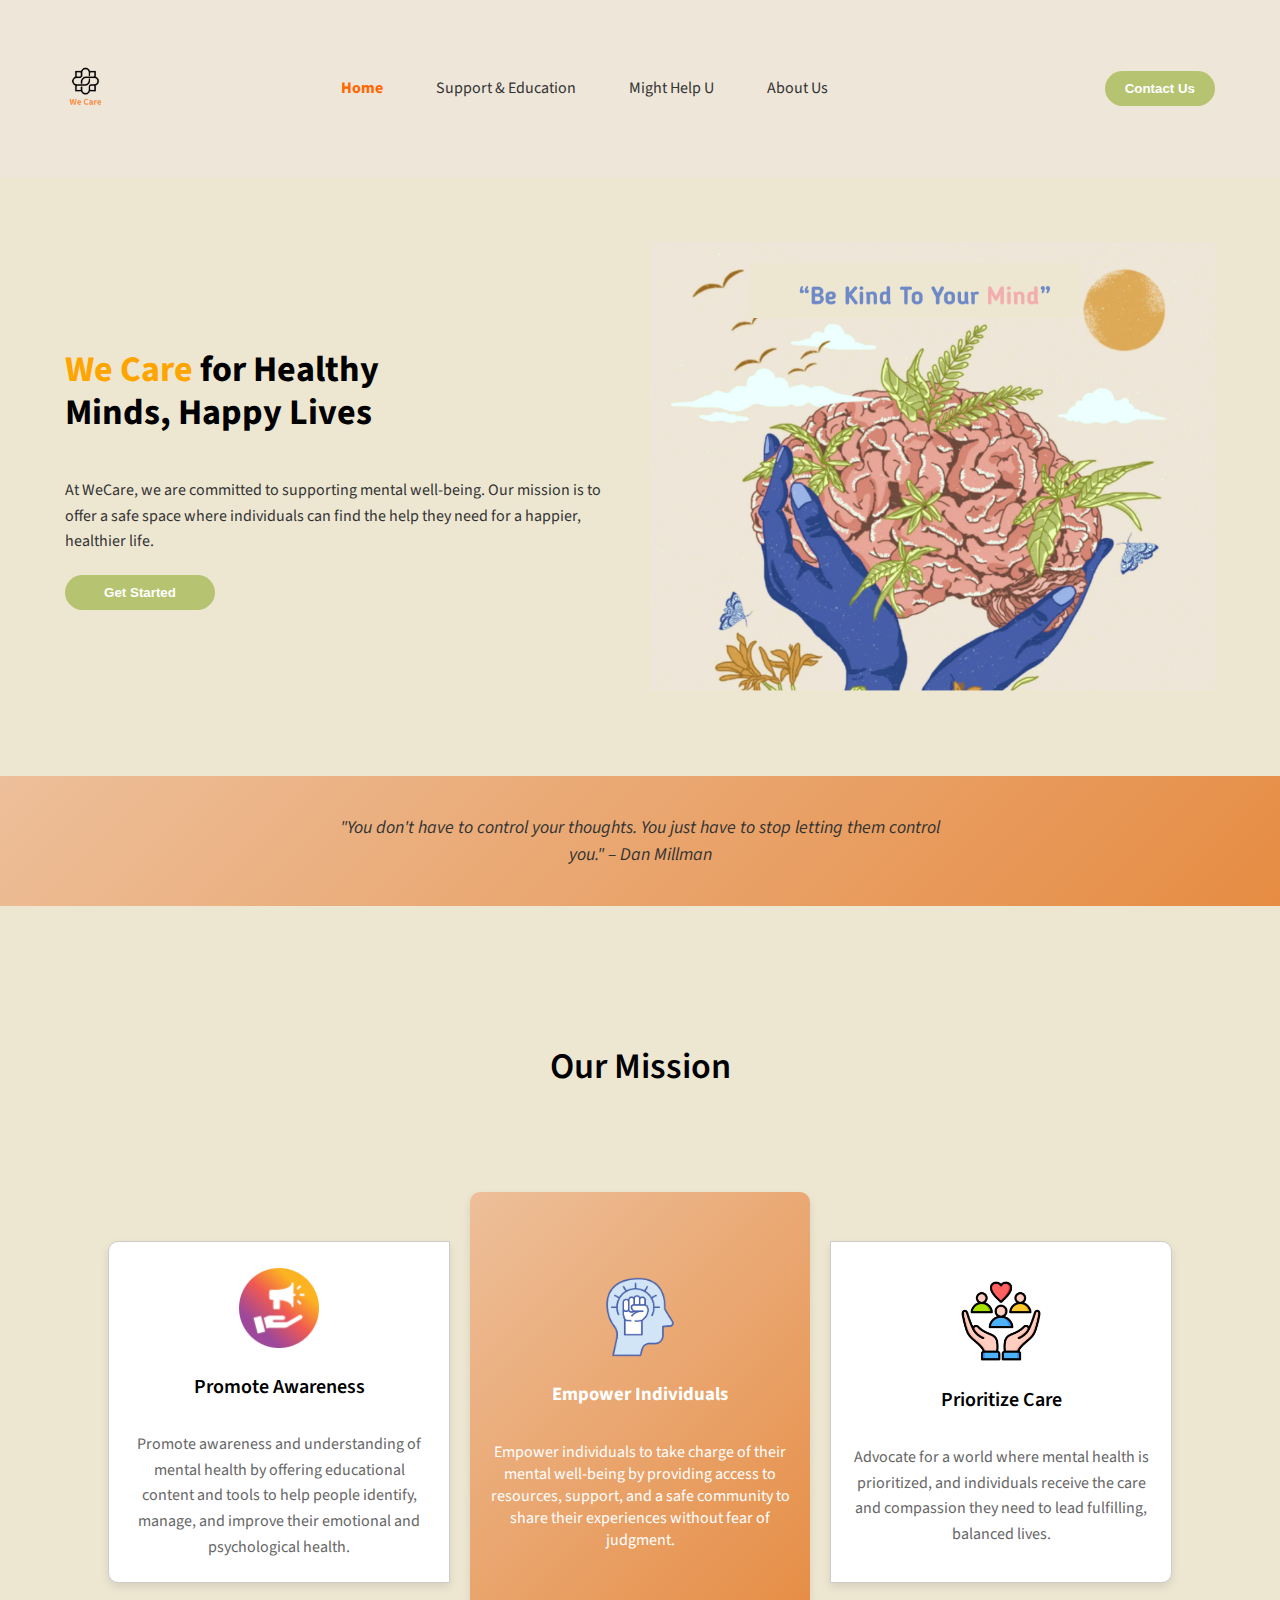
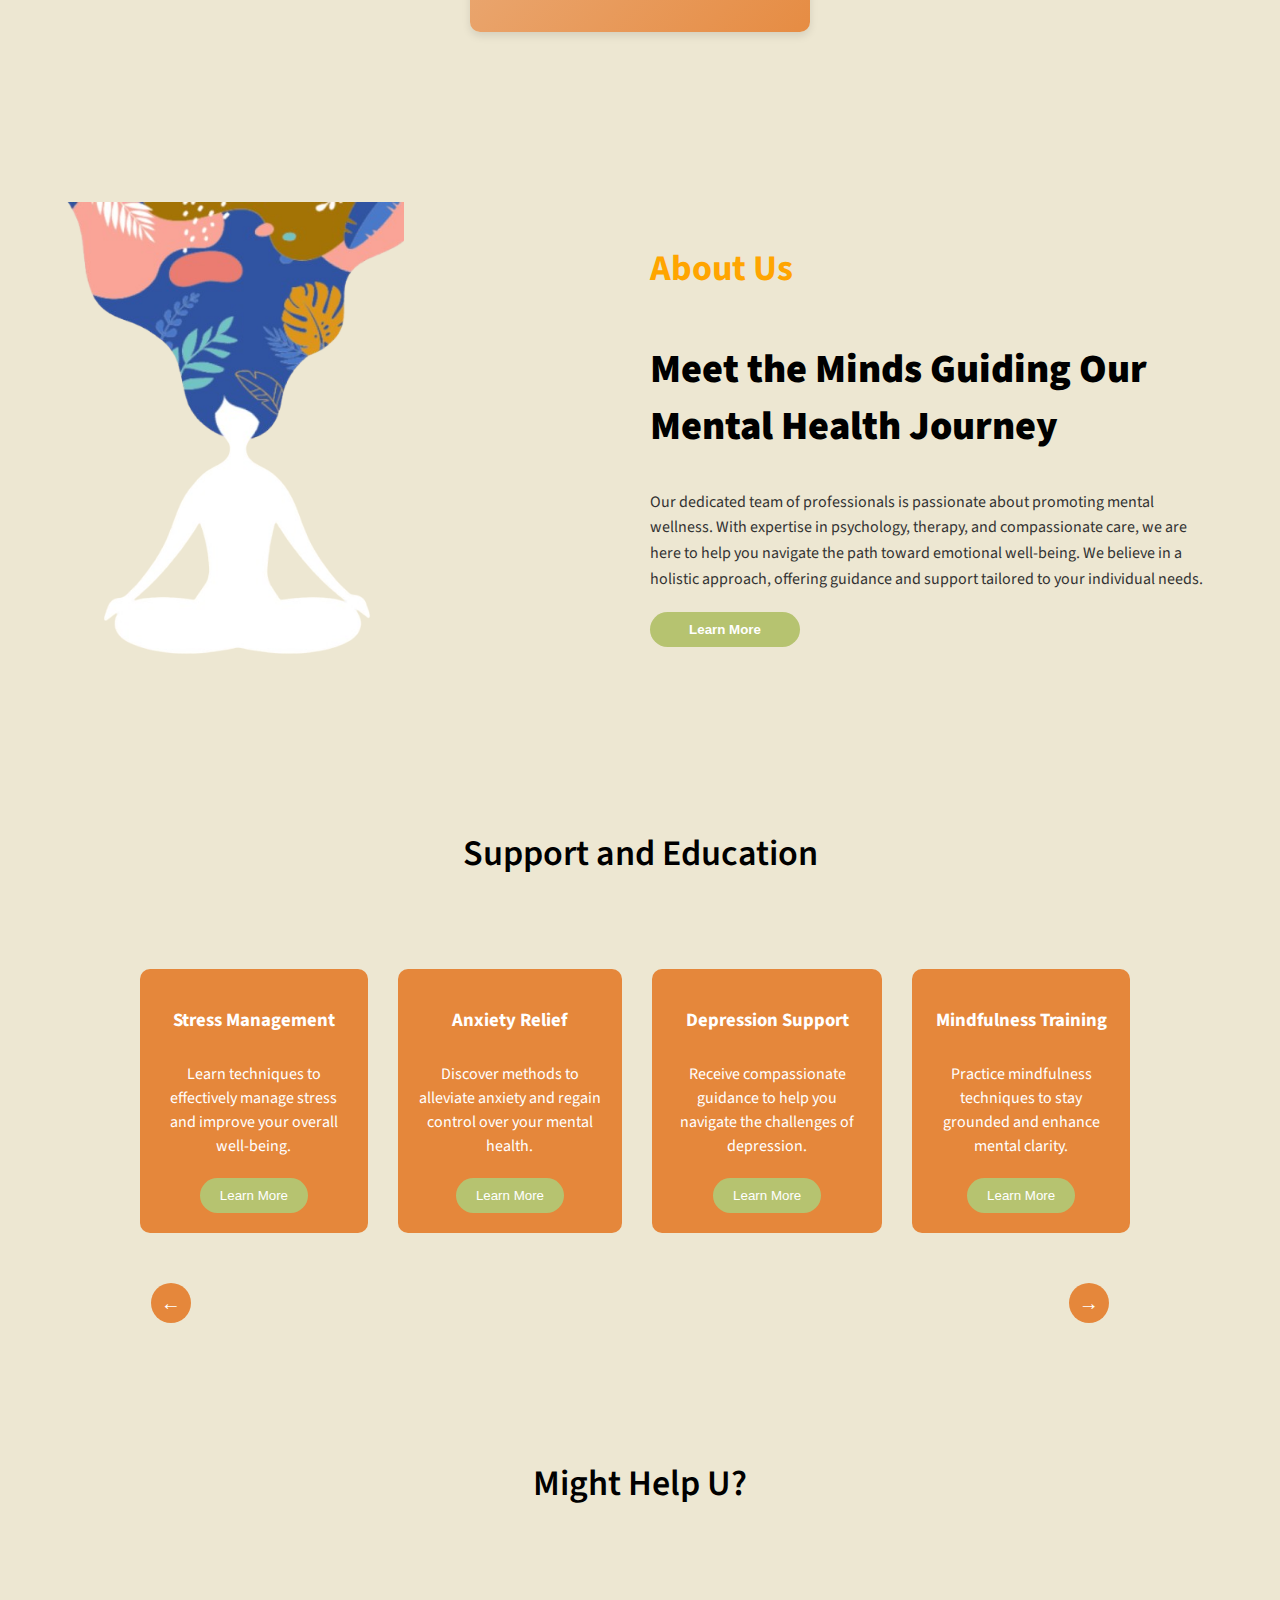
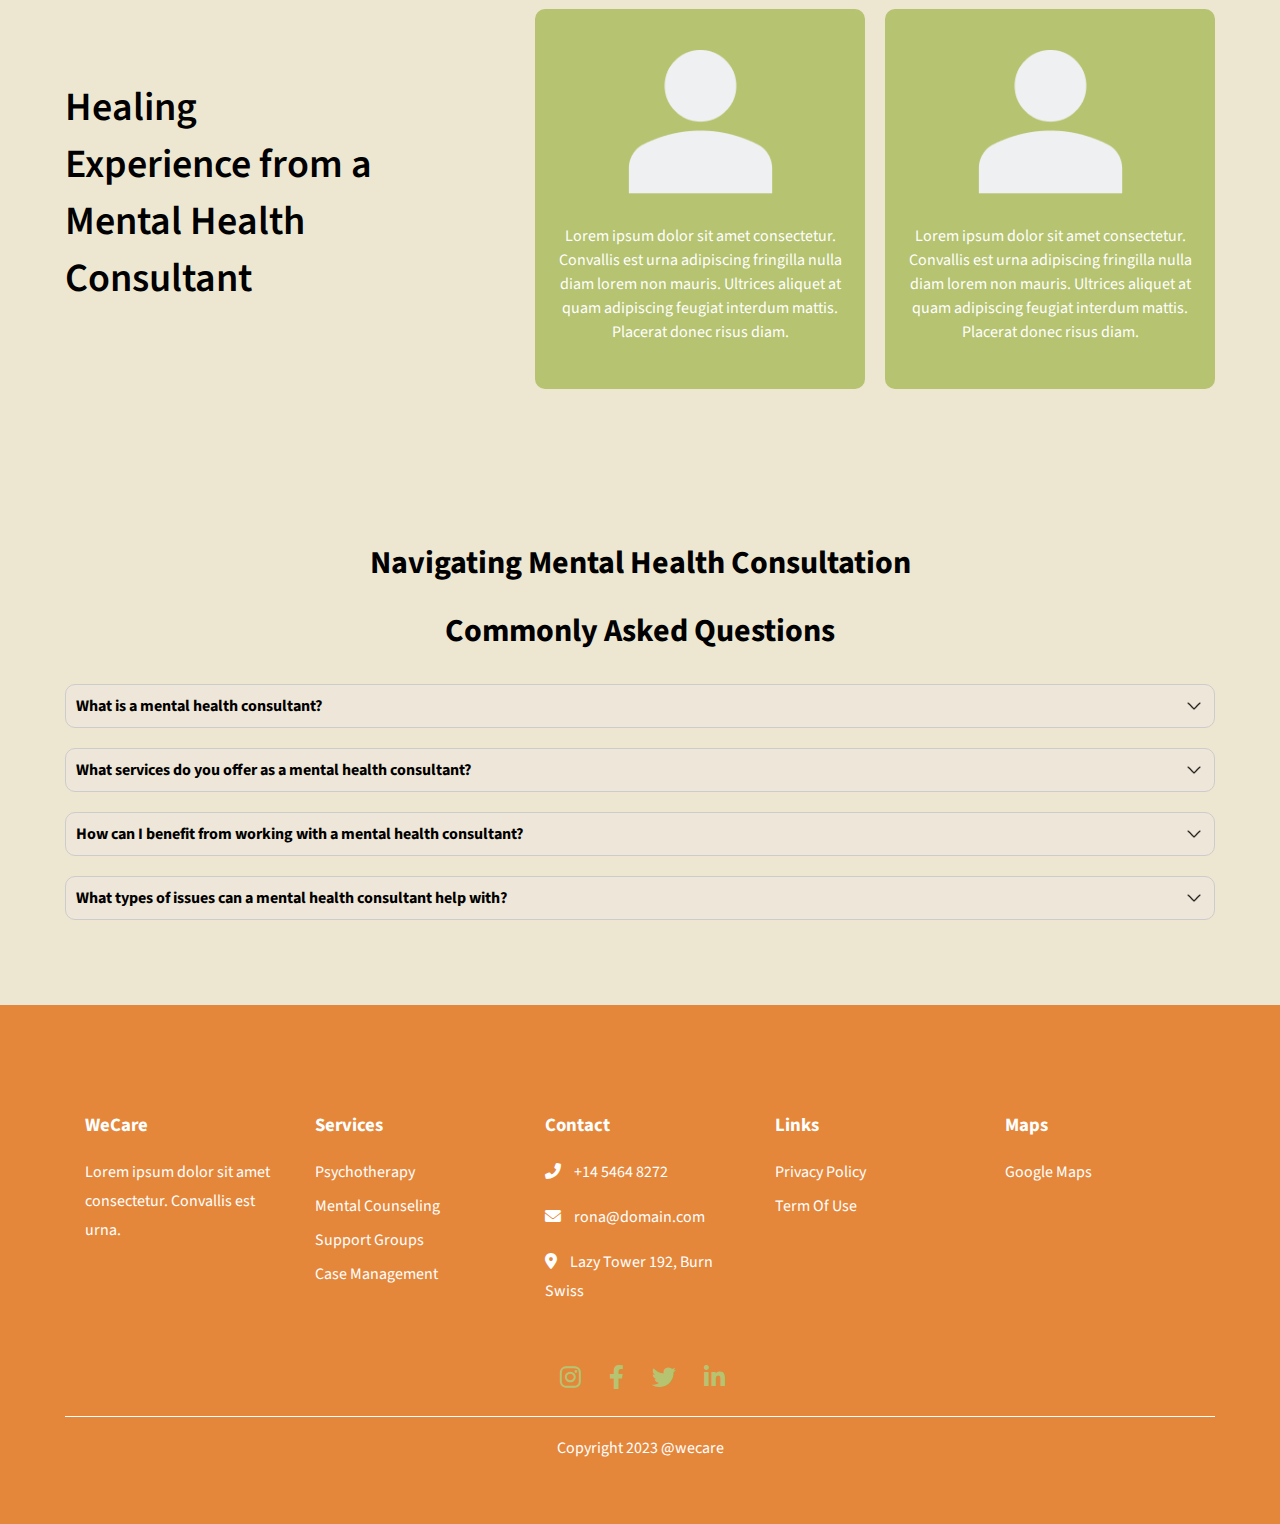
<file: index.html>
<!DOCTYPE html>
<html lang="en">
<head>
    <meta charset="UTF-8">
    <meta name="viewport" content="width=device-width, initial-scale=1.0">
    <title>Document</title>
    <link rel="stylesheet" href="https://cdnjs.cloudflare.com/ajax/libs/font-awesome/6.0.0-beta3/css/all.min.css">
    <link href="https://fonts.googleapis.com/css2?family=Source+Sans+Pro:wght@400;600&display=swap" rel="stylesheet">
      
    <!-- CSS Section -->
    <link rel="stylesheet" href="CSS/Homepage/navbar.css">
    <link rel="stylesheet" href="CSS/Homepage/herosection.css">
    <link rel="stylesheet" href="CSS/Homepage/quoterectangle.css">
    <link rel="stylesheet" href="CSS/Homepage/messionsection.css">
    <link rel="stylesheet" href="CSS/Homepage/aboutUsSection.css">
    <link rel="stylesheet" href="CSS/Homepage/supportandeducationsection.css">
    <link rel="stylesheet" href="CSS/Homepage/mighthelpu.css">
    <link rel="stylesheet" href="CSS/Homepage/faq.css">
    <link rel="stylesheet" href="CSS/Homepage/footer.css">


</head>
    <header>
        <nav class="navbar">
            <a href="index.html"><img src="Media/full-logo.png" alt="We Care Logo" class="company-logo">
            </a>
            <ul>
                <li><a href="index.html" class="nav-link">Home</a></li>
                <li><a href="supportEducation.html" class="nav-link">Support & Education</a></li>
                <li><a href="mightHelpu.html" class="nav-link">Might Help U</a></li>
                <li><a href="aboutus.html" class="nav-link">About Us</a></li>
            </ul>
            <div class="contactUs">
                <button><a href="contactUs.html">Contact Us</a></button>
            </div>
        </nav>
    </header>

    <!-- Hero landing Section -->
    <section class="split-section">
        <div class="left-side">
            <h1 class="main-heading">
                <span class="orange-text">We Care</span> for Healthy<br>
                <span>Minds, Happy Lives</span>
            </h1>
            <p class="subtext">
                At WeCare, we are committed to supporting mental well-being. Our mission is to offer a safe space where individuals can find the help they need for a happier, healthier life.            </p>
            <button class="feature-button"><a href="aboutus.html">Get Started</a></button>
        </div>
        <div class="right-side">
            <img src="Media/herosection.png" alt="Inspiring Image" />
        </div>
    </section>

    <!-- Quote Rectangle -->
    <div class="quote-rectangle">
        <p class="quote-text">
            "You don't have to control your thoughts. You just have to stop letting them control you." – Dan Millman
        </p>
    </div>

    <!-- Mission Section -->
    <section class="mission-section">
        <h2>Our Mission</h2>
        <div class="mission-cards">
            <!-- Card 1: Promote Awareness -->
            <div id="left-card" class="card" onclick="window.location.href='aboutus.html';">
                <img src="Media/mission1.png" alt="Promote Awareness" class="card-icon">
                <h3>Promote Awareness</h3>
                <p>Promote awareness and understanding of mental health by offering educational content and tools to help people identify, manage, and improve their emotional and psychological health.</p>
            </div>
    
            <!-- Card 2: Empower Individuals -->
            <div class="cards highlight-card" onclick="window.location.href='aboutus.html';">
                <img src="Media/mission2.png" alt="Empower Individuals" class="card-icon">
                <h3>Empower Individuals</h3>
                <p>Empower individuals to take charge of their mental well-being by providing access to resources, support, and a safe community to share their experiences without fear of judgment.</p>
            </div>
    
            <!-- Card 3: Prioritize Care -->
            <div id="right-card" class="card" onclick="window.location.href='aboutus.html';">
                <img src="Media/mission3.png" alt="Prioritize Care" class="card-icon">
                <h3>Prioritize Care</h3>
                <p>Advocate for a world where mental health is prioritized, and individuals receive the care and compassion they need to lead fulfilling, balanced lives.</p>
            </div>
        </div>
    </section>
    

    <!-- About Us Section -->
    <section class="about-us-section">
        <div class="left-side">
            <img src="Media/aboutus.png" alt="About Us Image" />
        </div>
        <div class="right-side">
            <h1 class="main-heading">
                <span class="orange-text">About Us</span>
            </h1>
            <h1 class="aboutustext">Meet the Minds Guiding Our Mental Health Journey</h1>
            <p class="subtext">
                Our dedicated team of professionals is passionate about promoting mental wellness. With expertise in psychology, therapy, and compassionate care, we are here to help you navigate the path toward emotional well-being. We believe in a holistic approach, offering guidance and support tailored to your individual needs.            </p>
            <button class="feature-button"><a href="aboutus.html">Learn More</a></button>
        </div>
    </section>

    <section class="support-education">
        <h2>Support and Education</h2>
        <div class="container">
            <div class="education-wrapper">
                <!-- Card 1 -->
                <div class="education-item">
                    <h3>Stress Management</h3>
                    <p>Learn techniques to effectively manage stress and improve your overall well-being.</p>
                    <button class="learn-more-button"><a href="supportEducation.html">Learn More</a></button>
                </div>
                <!-- Card 2 -->
                <div class="education-item">
                    <h3>Anxiety Relief</h3>
                    <p>Discover methods to alleviate anxiety and regain control over your mental health.
                    </p>
                    <button class="learn-more-button"><a href="supportEducation.html">Learn More</a></button>
                    
                </div>
                <!-- Card 3 -->
                <div class="education-item">
                    <h3>Depression Support</h3>
                    <p>Receive compassionate guidance to help you navigate the challenges of depression.
                    </p>
                    <button class="learn-more-button"><a href="supportEducation.html">Learn More</a></button>
                    
                </div>
                <!-- Card 4 -->
                <div class="education-item">
                    <h3>Mindfulness Training</h3>
                    <p>Practice mindfulness techniques to stay grounded and enhance mental clarity.
                    </p>
                    <button class="learn-more-button"><a href="supportEducation.html">Learn More</a></button>
                    
                </div>
                <div class="arrows-container">
                    <div class="arrow-circle left-arrow">
                        <button class="prev-arrow" onclick="updateVisibility(this)">←</button>
                    </div>
                    <div class="arrow-circle right-arrow">
                        <button class="next-arrow" onclick="scrollCards(1)">→</button>
                    </div>
                </div>
            </div>
        </div>
    </section>
    
    

<!-- Might Help U? Section -->
<section class="might-help">
    <h2>Might Help U?</h2>
    <div class="help-content">
        <!-- Left Side Text -->
        <div class="healing-text">
            <h3>Healing</h3>
            <h3>Experience from a</h3>
            <h3>Mental Health</h3>
            <h3>Consultant</h3>
        </div>
        <!-- Right Side Cards -->
        <div class="help-cards">
            <!-- Card 1 -->
            <div class="help-card" onclick="window.location.href='mightHelpu.html';">
                <img src="Media/person.png" alt=""> <!-- Icon representing a person -->
                <p>Lorem ipsum dolor sit amet consectetur. Convallis est urna adipiscing fringilla nulla diam lorem non mauris. Ultrices aliquet at quam adipiscing feugiat interdum mattis. Placerat donec risus diam.</p>
            </div>
            <!-- Card 2 -->
            <div class="help-card" onclick="window.location.href='mightHelpu.html';">
            
                <img src="Media/person.png" alt=""> <!-- Icon representing a person -->
                <p>Lorem ipsum dolor sit amet consectetur. Convallis est urna adipiscing fringilla nulla diam lorem non mauris. Ultrices aliquet at quam adipiscing feugiat interdum mattis. Placerat donec risus diam.</p>
            </div>
        </div>
    </div>
</section>

<div class="container">
    <div class="faqheading">
        <h1>Navigating Mental Health Consultation</h1>
        <h1>Commonly Asked Questions</h1>
    </div>

    <div class="faq-section">
        <div class="faq-question" onclick="toggleAnswer(this)">
            What is a mental health consultant?
            <img src="Media/downarrow.png" alt="Down Arrow" class="arrow" />
        </div>
        <div class="faq-answer">
            Lorem ipsum dolor sit amet consectetur. Convallis est urna adipiscing fringilla nulla diam lorem non mauris. Ultrices aliquet at quam adipiscing feugiat interdum mattis. Placerat donec risus diam sed et. A in ullamcorper ipsum justo vestibulum sit cursus. A risus donec eget enim aliquet integer cursus et. Phasellus ac augue ultricies sem aliquam faucibus sem non volutpat.
        </div>
    </div>

    <div class="faq-section">
        <div class="faq-question" onclick="toggleAnswer(this)">
            What services do you offer as a mental health consultant?
            <img src="Media/downarrow.png" alt="Down Arrow" class="arrow" />
        </div>
        <div class="faq-answer">
            Lorem ipsum dolor sit amet consectetur. Convallis est urna adipiscing fringilla nulla diam lorem non mauris. Ultrices aliquet at quam adipiscing feugiat interdum mattis. Placerat donec risus diam sed et. A in ullamcorper ipsum justo vestibulum sit cursus. A risus donec eget enim aliquet integer cursus et. Phasellus ac augue ultricies sem aliquam faucibus sem non volutpat.
        </div>
    </div>

    <div class="faq-section">
        <div class="faq-question" onclick="toggleAnswer(this)">
            How can I benefit from working with a mental health consultant?
            <img src="Media/downarrow.png" alt="Down Arrow" class="arrow" />
        </div>
        <div class="faq-answer">
            Lorem ipsum dolor sit amet consectetur. Convallis est urna adipiscing fringilla nulla diam lorem non mauris. Ultrices aliquet at quam adipiscing feugiat interdum mattis. Placerat donec risus diam sed et. A in ullamcorper ipsum justo vestibulum sit cursus. A risus donec eget enim aliquet integer cursus et. Phasellus ac augue ultricies sem aliquam faucibus sem non volutpat.
        </div>
    </div>

    <div class="faq-section">
        <div class="faq-question" onclick="toggleAnswer(this)">
            What types of issues can a mental health consultant help with?
            <img src="Media/downarrow.png" alt="Down Arrow" class="arrow" />
        </div>
        <div class="faq-answer">
            Lorem ipsum dolor sit amet consectetur. Convallis est urna adipiscing fringilla nulla diam lorem non mauris. Ultrices aliquet at quam adipiscing feugiat interdum mattis. Placerat donec risus diam sed et. A in ullamcorper ipsum justo vestibulum sit cursus. A risus donec eget enim aliquet integer cursus et. Phasellus ac augue ultricies sem aliquam faucibus sem non volutpat.
        </div>
    </div>
</div>

<!-- footer section -->
<footer class="footer">
    <div class="footer-container">
        <div class="footer-section">
            <h3>WeCare</h3>
            <p>Lorem ipsum dolor sit amet consectetur. Convallis est urna.</p>
        </div>
        <div class="footer-section">
            <h3>Services</h3>
            <ul>
                <li>Psychotherapy</li>
                <li>Mental Counseling</li>
                <li>Support Groups</li>
                <li>Case Management</li>
            </ul>
        </div>
        <div class="footer-section">
            <h3>Contact</h3>
            <p><i class="fas fa-phone-alt"></i> +14 5464 8272</p>
            <p><i class="fas fa-envelope"></i> <a href="mailto:rona@domain.com">rona@domain.com</a></p>
            <p><i class="fas fa-map-marker-alt"></i> Lazy Tower 192, Burn Swiss</p>
        </div>
        <div class="footer-section">
            <h3>Links</h3>
            <ul>
                <li><a href="#">Privacy Policy</a></li>
                <li><a href="#">Term Of Use</a></li>
            </ul>
        </div>
        <div class="footer-section">
            <h3>Maps</h3>
            <p><a href="#">Google Maps</a></p>
        </div>
    </div>
    <div class="footer-bottom">
        <div class="social-media">
            <a href="#"><i class="fab fa-instagram"></i></a>
            <a href="#"><i class="fab fa-facebook-f"></i></a>
            <a href="#"><i class="fab fa-twitter"></i></a>
            <a href="#"><i class="fab fa-linkedin-in"></i></a>
        </div>
          <!-- Thin white line above copyright -->
        <div class="footer-line"></div>
        <p>Copyright 2023 @wecare</p>
    </div>
</footer>


    <script src="https://cdn.jsdelivr.net/npm/swiper@11/swiper-bundle.min.js"></script>
    <script src="script.js"></script>
    
</body>
</html>
</file>
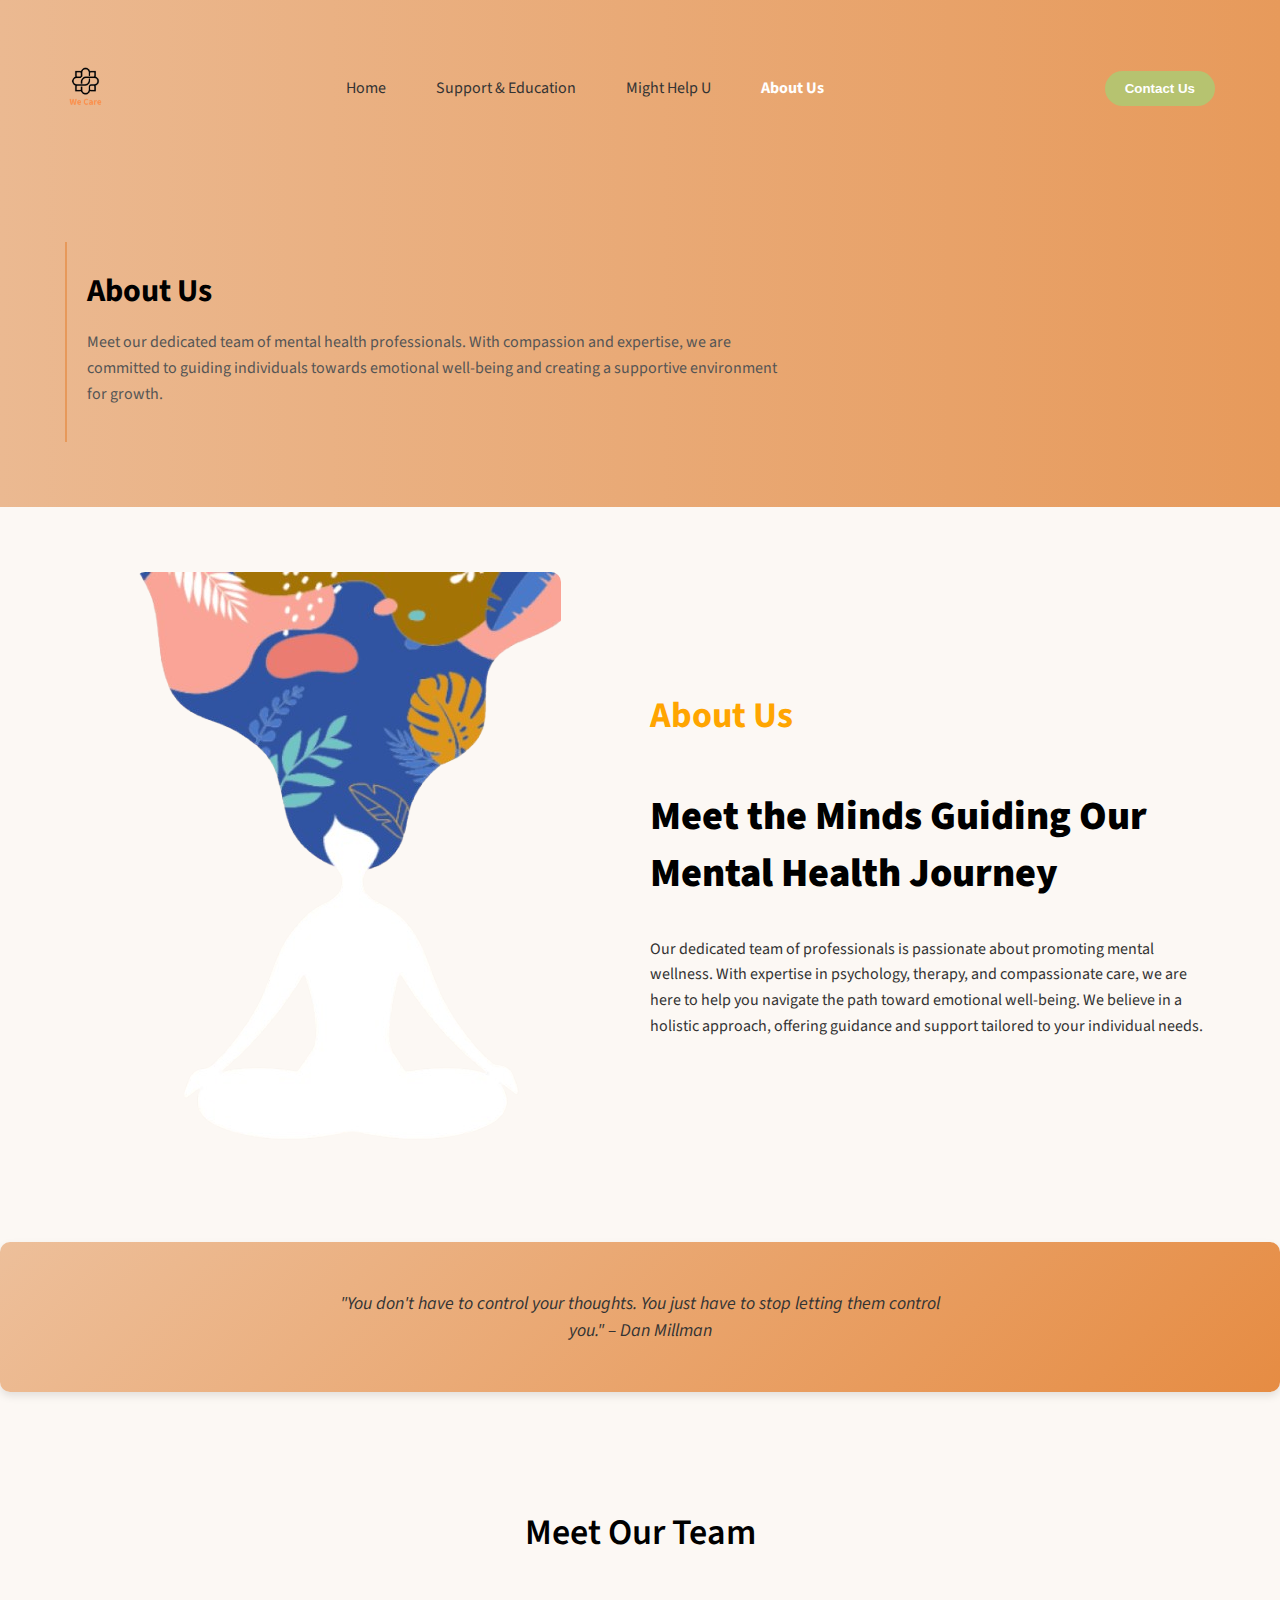
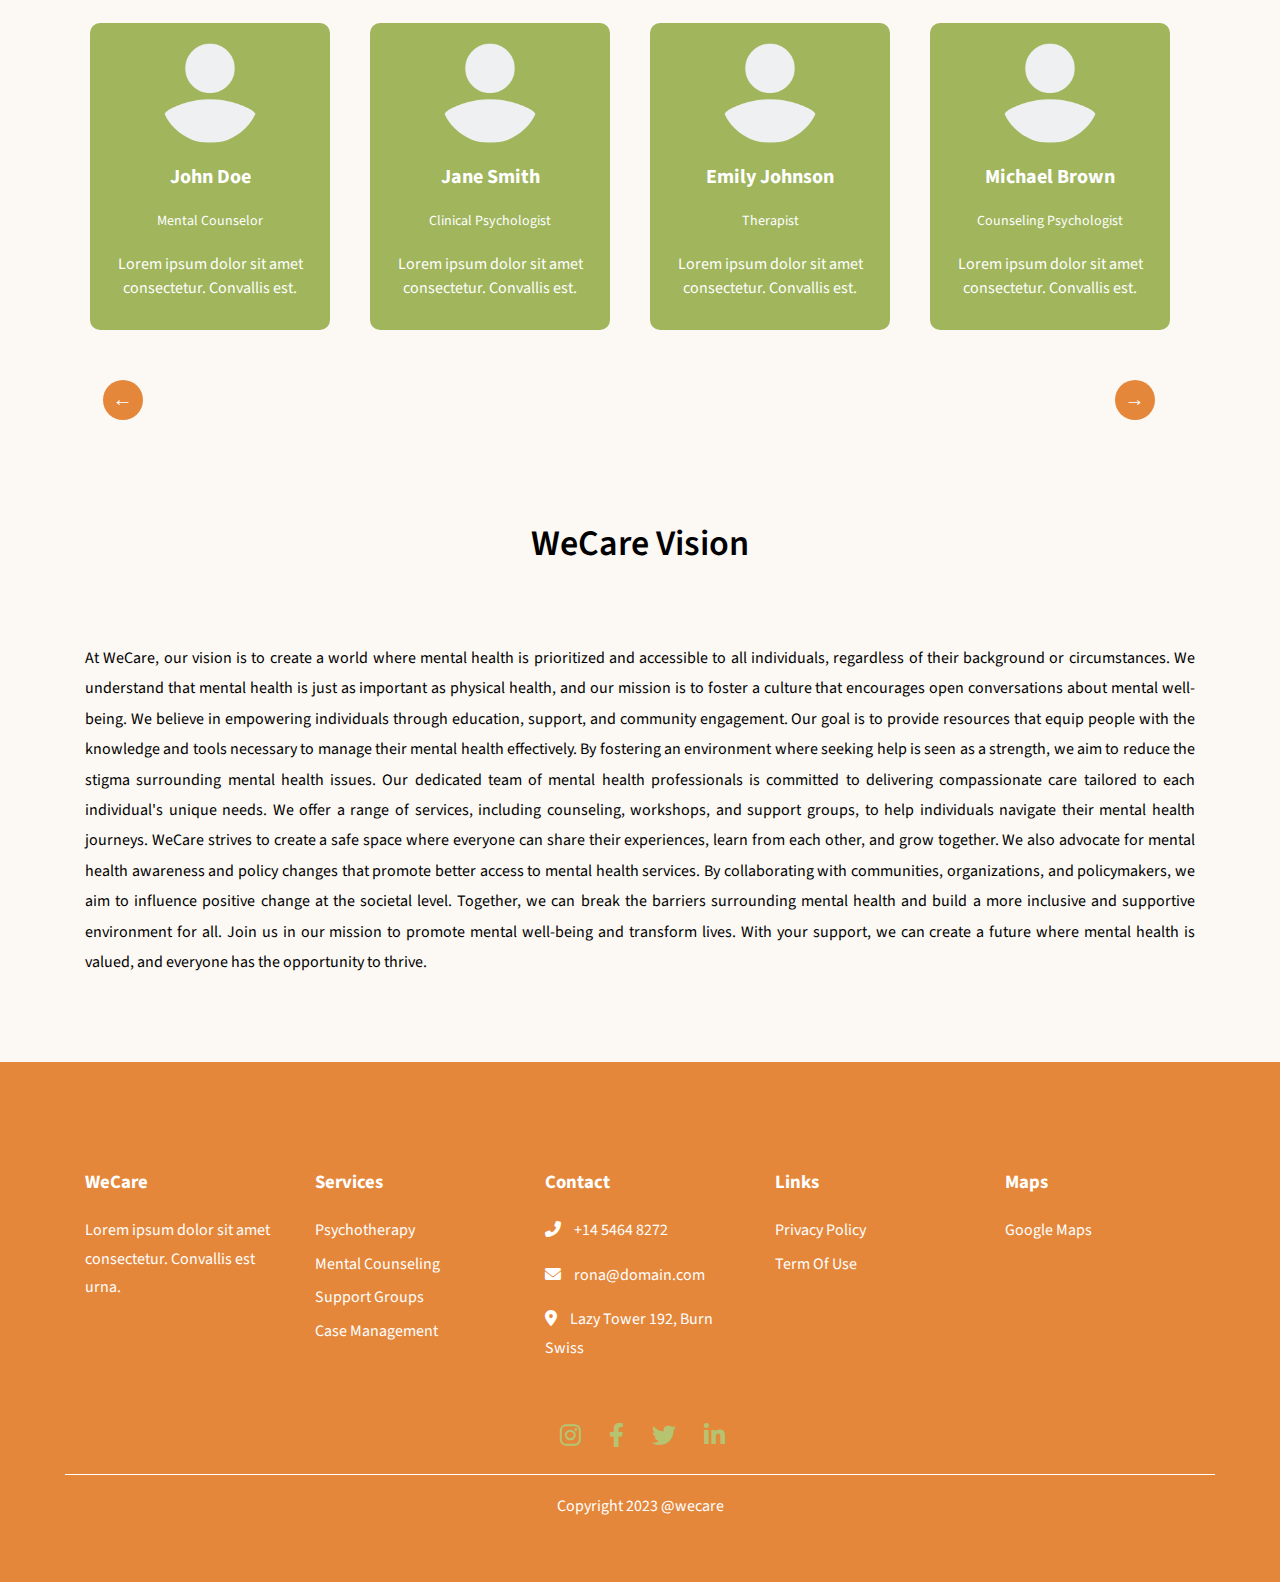
<file: aboutus.html>
<!DOCTYPE html>
<html lang="en">
<head>
    <meta charset="UTF-8">
    <meta name="viewport" content="width=device-width, initial-scale=1.0">
    <title>Document</title>
    <link rel="stylesheet" href="https://cdnjs.cloudflare.com/ajax/libs/font-awesome/6.0.0-beta3/css/all.min.css">
    <link href="https://fonts.googleapis.com/css2?family=Source+Sans+Pro:wght@400;600&display=swap" rel="stylesheet">

    <!-- css part -->
    <link rel="stylesheet" href="CSS/aboutus/navbar.css">
    <link rel="stylesheet" href="CSS/Homepage/footer.css">
    <link rel="stylesheet" href="CSS/aboutus/hero.css">
    <link rel="stylesheet" href="CSS/aboutus/aboutUsSection.css">
    <link rel="stylesheet" href="CSS/aboutus/quoterectangle.css">
    <link rel="stylesheet" href="CSS/aboutus/ourteam.css">

</head>
<body>

    <header>
        <nav class="navbar">
            <a href="index.html"><img src="Media/full-logo.png" alt="We Care Logo" class="company-logo">
            </a>
            <ul>
                <li><a href="index.html" class="nav-link">Home</a></li>
                <li><a href="supportEducation.html" class="nav-link">Support & Education</a></li>
                <li><a href="mightHelpu.html" class="nav-link">Might Help U</a></li>
                <li><a href="aboutus.html" class="nav-link">About Us</a></li>
                
            </ul>
            <div class="contactUs">
                <button><a href="contactUs.html">Contact Us</a></button>
            </div>
        </nav>
    </header>

    <!-- Section below navbar -->
    <section class="section-container">
        <div class="section-line"></div>
        <div class="section-content">
            <h2>About Us</h2>
            <p>
                Meet our dedicated team of mental health professionals. With compassion and expertise, we are committed to guiding individuals towards emotional well-being and creating a supportive environment for growth.

            </p>
        </div>
    </section>

        <!-- About Us Section -->
        <section class="about-us-section">
            <div class="left-side">
                <img src="Media/aboutus.png" alt="About Us Image" />
            </div>
            <div class="right-side">
                <h1 class="main-heading">
                    <span class="orange-text">About Us</span>
                </h1>
                <h1 class="aboutustext">Meet the Minds Guiding Our Mental Health Journey</h1>
                <p class="subtext">
                    Our dedicated team of professionals is passionate about promoting mental wellness. With expertise in psychology, therapy, and compassionate care, we are here to help you navigate the path toward emotional well-being. We believe in a holistic approach, offering guidance and support tailored to your individual needs.
                </p>
                <!-- <button class="feature-button">Learn More</button> -->
            </div>
        </section>

        <!-- Quote Rectangle -->
    <div class="quote-rectangle">
        <p class="quote-text">
            "You don't have to control your thoughts. You just have to stop letting them control you." – Dan Millman
        </p>
    </div>

    <section class="support-education">
        <h2>Meet Our Team</h2>
        <div class="container">
            <div class="education-wrapper">
                <!-- Card 1 -->
                <div class="education-item">
                    <img src="Media/person.png" alt="Person 1" class="person-image">
                    <h3>John Doe</h3> <!-- Name -->
                    <p class="designation">Mental Counselor</p> <!-- Designation -->
                    <p>Lorem ipsum dolor sit amet consectetur. Convallis est.</p>
                    <!-- <button class="learn-more-button">Learn More</button> -->
                </div>
                <!-- Card 2 -->
                <div class="education-item">
                    <img src="Media/person.png" alt="Person 2" class="person-image">
                    <h3>Jane Smith</h3> <!-- Name -->
                    <p class="designation">Clinical Psychologist</p> <!-- Designation -->
                    <p>Lorem ipsum dolor sit amet consectetur. Convallis est.</p>
                    <!-- <button class="learn-more-button">Learn More</button> -->
                </div>
                <!-- Card 3 -->
                <div class="education-item">
                    <img src="Media/person.png" alt="Person 3" class="person-image">
                    <h3>Emily Johnson</h3> <!-- Name -->
                    <p class="designation">Therapist</p> <!-- Designation -->
                    <p>Lorem ipsum dolor sit amet consectetur. Convallis est.</p>
                    <!-- <button class="learn-more-button">Learn More</button> -->
                </div>
                <!-- Card 4 -->
                <div class="education-item">
                    <img src="Media/person.png" alt="Person 4" class="person-image">
                    <h3>Michael Brown</h3> <!-- Name -->
                    <p class="designation">Counseling Psychologist</p> <!-- Designation -->
                    <p>Lorem ipsum dolor sit amet consectetur. Convallis est.</p>
                    <!-- <button class="learn-more-button">Learn More</button> -->
                </div>
                <div class="arrows-container">
                    <div class="arrow-circle left-arrow">
                        <button class="prev-arrow">←</button>
                    </div>
                    <div class="arrow-circle right-arrow">
                        <button class="next-arrow">→</button>
                    </div>
                </div>
            </div>
        </div>
    </section>




    <div class="lasttext">
        
        <h2>WeCare Vision</h2>
        
        At WeCare, our vision is to create a world where mental health is prioritized and accessible to all individuals, regardless of their background or circumstances. We understand that mental health is just as important as physical health, and our mission is to foster a culture that encourages open conversations about mental well-being. We believe in empowering individuals through education, support, and community engagement. Our goal is to provide resources that equip people with the knowledge and tools necessary to manage their mental health effectively. By fostering an environment where seeking help is seen as a strength, we aim to reduce the stigma surrounding mental health issues. Our dedicated team of mental health professionals is committed to delivering compassionate care tailored to each individual's unique needs. We offer a range of services, including counseling, workshops, and support groups, to help individuals navigate their mental health journeys. WeCare strives to create a safe space where everyone can share their experiences, learn from each other, and grow together. We also advocate for mental health awareness and policy changes that promote better access to mental health services. By collaborating with communities, organizations, and policymakers, we aim to influence positive change at the societal level. Together, we can break the barriers surrounding mental health and build a more inclusive and supportive environment for all. Join us in our mission to promote mental well-being and transform lives. With your support, we can create a future where mental health is valued, and everyone has the opportunity to thrive.        <!-- <button class="see-more-button">See More</button> -->
    </div>
    

    <!-- footer section -->
<footer class="footer">
    <div class="footer-container">
        <div class="footer-section">
            <h3>WeCare</h3>
            <p>Lorem ipsum dolor sit amet consectetur. Convallis est urna.</p>
        </div>
        <div class="footer-section">
            <h3>Services</h3>
            <ul>
                <li>Psychotherapy</li>
                <li>Mental Counseling</li>
                <li>Support Groups</li>
                <li>Case Management</li>
            </ul>
        </div>
        <div class="footer-section">
            <h3>Contact</h3>
            <p><i class="fas fa-phone-alt"></i> +14 5464 8272</p>
            <p><i class="fas fa-envelope"></i> <a href="mailto:rona@domain.com">rona@domain.com</a></p>
            <p><i class="fas fa-map-marker-alt"></i> Lazy Tower 192, Burn Swiss</p>
        </div>
        <div class="footer-section">
            <h3>Links</h3>
            <ul>
                <li><a href="#">Privacy Policy</a></li>
                <li><a href="#">Term Of Use</a></li>
            </ul>
        </div>
        <div class="footer-section">
            <h3>Maps</h3>
            <p><a href="#">Google Maps</a></p>
        </div>
    </div>
    <div class="footer-bottom">
        <div class="social-media">
            <a href="#"><i class="fab fa-instagram"></i></a>
            <a href="#"><i class="fab fa-facebook-f"></i></a>
            <a href="#"><i class="fab fa-twitter"></i></a>
            <a href="#"><i class="fab fa-linkedin-in"></i></a>
        </div>
          <!-- Thin white line above copyright -->
        <div class="footer-line"></div>
        <p>Copyright 2023 @wecare</p>
    </div>
</footer>

    <script src="script.js"></script>
    
    
</body>
</html>
</file>
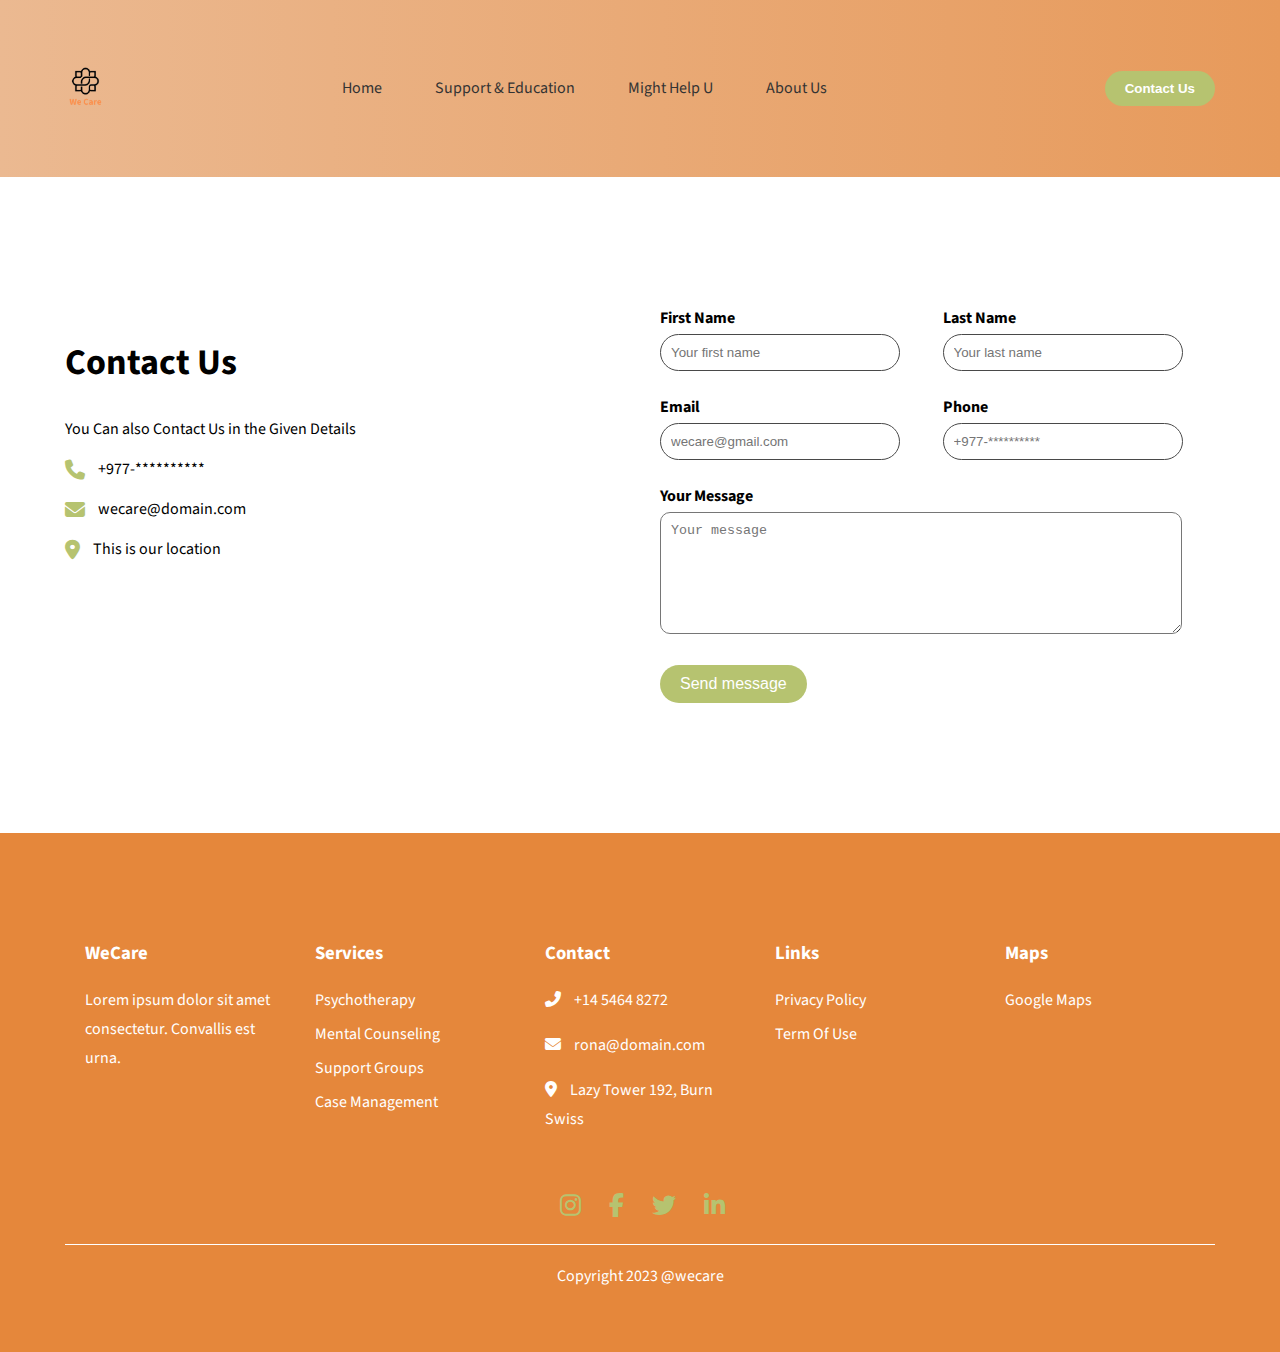
<file: contactUs.html>
<!DOCTYPE html>
<html lang="en">
<head>
    <meta charset="UTF-8">
    <meta name="viewport" content="width=device-width, initial-scale=1.0">
    <title>Document</title>
    <link rel="stylesheet" href="https://cdnjs.cloudflare.com/ajax/libs/font-awesome/6.6.0/css/all.min.css"/>


    <link href="https://fonts.googleapis.com/css2?family=Source+Sans+Pro:wght@400;600&display=swap" rel="stylesheet">

    <!-- css part -->
     <link rel="stylesheet" href="CSS/contactUs/navbar.css">
     <link rel="stylesheet" href="CSS/contactUs/hero.css">
    <link rel="stylesheet" href="CSS/Homepage/footer.css">
     <link rel="stylesheet" href="CSS/contactUs/contactForm.css">

</head>
<body>
    <header>
        <nav class="navbar">
            <a href="index.html"><img src="Media/full-logo.png" alt="We Care Logo" class="company-logo">
            </a>
            
            <ul>
                <li><a href="index.html" class="nav-link">Home</a></li>
                <li><a href="supportEducation.html" class="nav-link">Support & Education</a></li>
                <li><a href="mightHelpu.html" class="nav-link">Might Help U</a></li>
                <li><a href="aboutus.html" class="nav-link">About Us</a></li>
            </ul>
            <div class="contactUs">
                <button><a href="contactUs.html">Contact Us</a></button>
            </div>
        </nav>
    </header>

   

    <!-- contact-form -->

    <div class="contact-container">
        <div class="contact-info">
            <h2>Contact Us</h2>
            <p>You Can also Contact Us in the Given Details</p>
            <p><i class="fa-solid fa-phone"></i> +977-**********</p>
            <p><i class="fa-solid fa-envelope"></i> wecare@domain.com</p>
            <p><i class="fa-solid fa-location-dot"></i> This is our location</p>
        </div>

        <div class="contact-form">
            <form id="contactForm">

                <div class="form-row">
                    <div class="form-group">
                        <label for="first-name">First Name</label>
                        <input type="text" id="first-name" placeholder="Your first name" required>
                    </div>
                    <div class="form-group">
                        <label for="last-name">Last Name</label>
                        <input type="text" id="last-name" placeholder="Your last name" required>
                    </div>
                </div>
                
                <div class="form-row">
                    <div class="form-group">
                        <label for="email">Email</label>
                        <input type="email" id="email" placeholder="wecare@gmail.com" required>
                    </div>
                    <div class="form-group">
                        <label for="phone">Phone</label>
                        <input type="tel" id="phone" placeholder="+977-**********" required>
                    </div>
                </div>
                
                <label for="message">Your Message</label>
                <textarea id="message" placeholder="Your message" required></textarea>
                
                <button type="submit">Send message</button>
            </div>
        </form>
    </div>


        <!-- footer section -->
    <footer class="footer">
        <div class="footer-container">
            <div class="footer-section">
                <h3>WeCare</h3>
                <p>Lorem ipsum dolor sit amet consectetur. Convallis est urna.</p>
            </div>
            <div class="footer-section">
                <h3>Services</h3>
                <ul>
                    <li>Psychotherapy</li>
                    <li>Mental Counseling</li>
                    <li>Support Groups</li>
                    <li>Case Management</li>
                </ul>
            </div>
            <div class="footer-section">
                <h3>Contact</h3>
                <p><i class="fas fa-phone-alt"></i> +14 5464 8272</p>
                <p><i class="fas fa-envelope"></i> <a href="mailto:rona@domain.com">rona@domain.com</a></p>
                <p><i class="fas fa-map-marker-alt"></i> Lazy Tower 192, Burn Swiss</p>
            </div>
            <div class="footer-section">
                <h3>Links</h3>
                <ul>
                    <li><a href="#">Privacy Policy</a></li>
                    <li><a href="#">Term Of Use</a></li>
                </ul>
            </div>
            <div class="footer-section">
                <h3>Maps</h3>
                <p><a href="#">Google Maps</a></p>
            </div>
        </div>
        <div class="footer-bottom">
            <div class="social-media">
                <a href="#"><i class="fab fa-instagram"></i></a>
                <a href="#"><i class="fab fa-facebook-f"></i></a>
                <a href="#"><i class="fab fa-twitter"></i></a>
                <a href="#"><i class="fab fa-linkedin-in"></i></a>
            </div>
            <!-- Thin white line above copyright -->
            <div class="footer-line"></div>
            <p>Copyright 2023 @wecare</p>
        </div>
    </footer>

    <script src="script.js"></script>
    
    
</body>
</html>
</file>
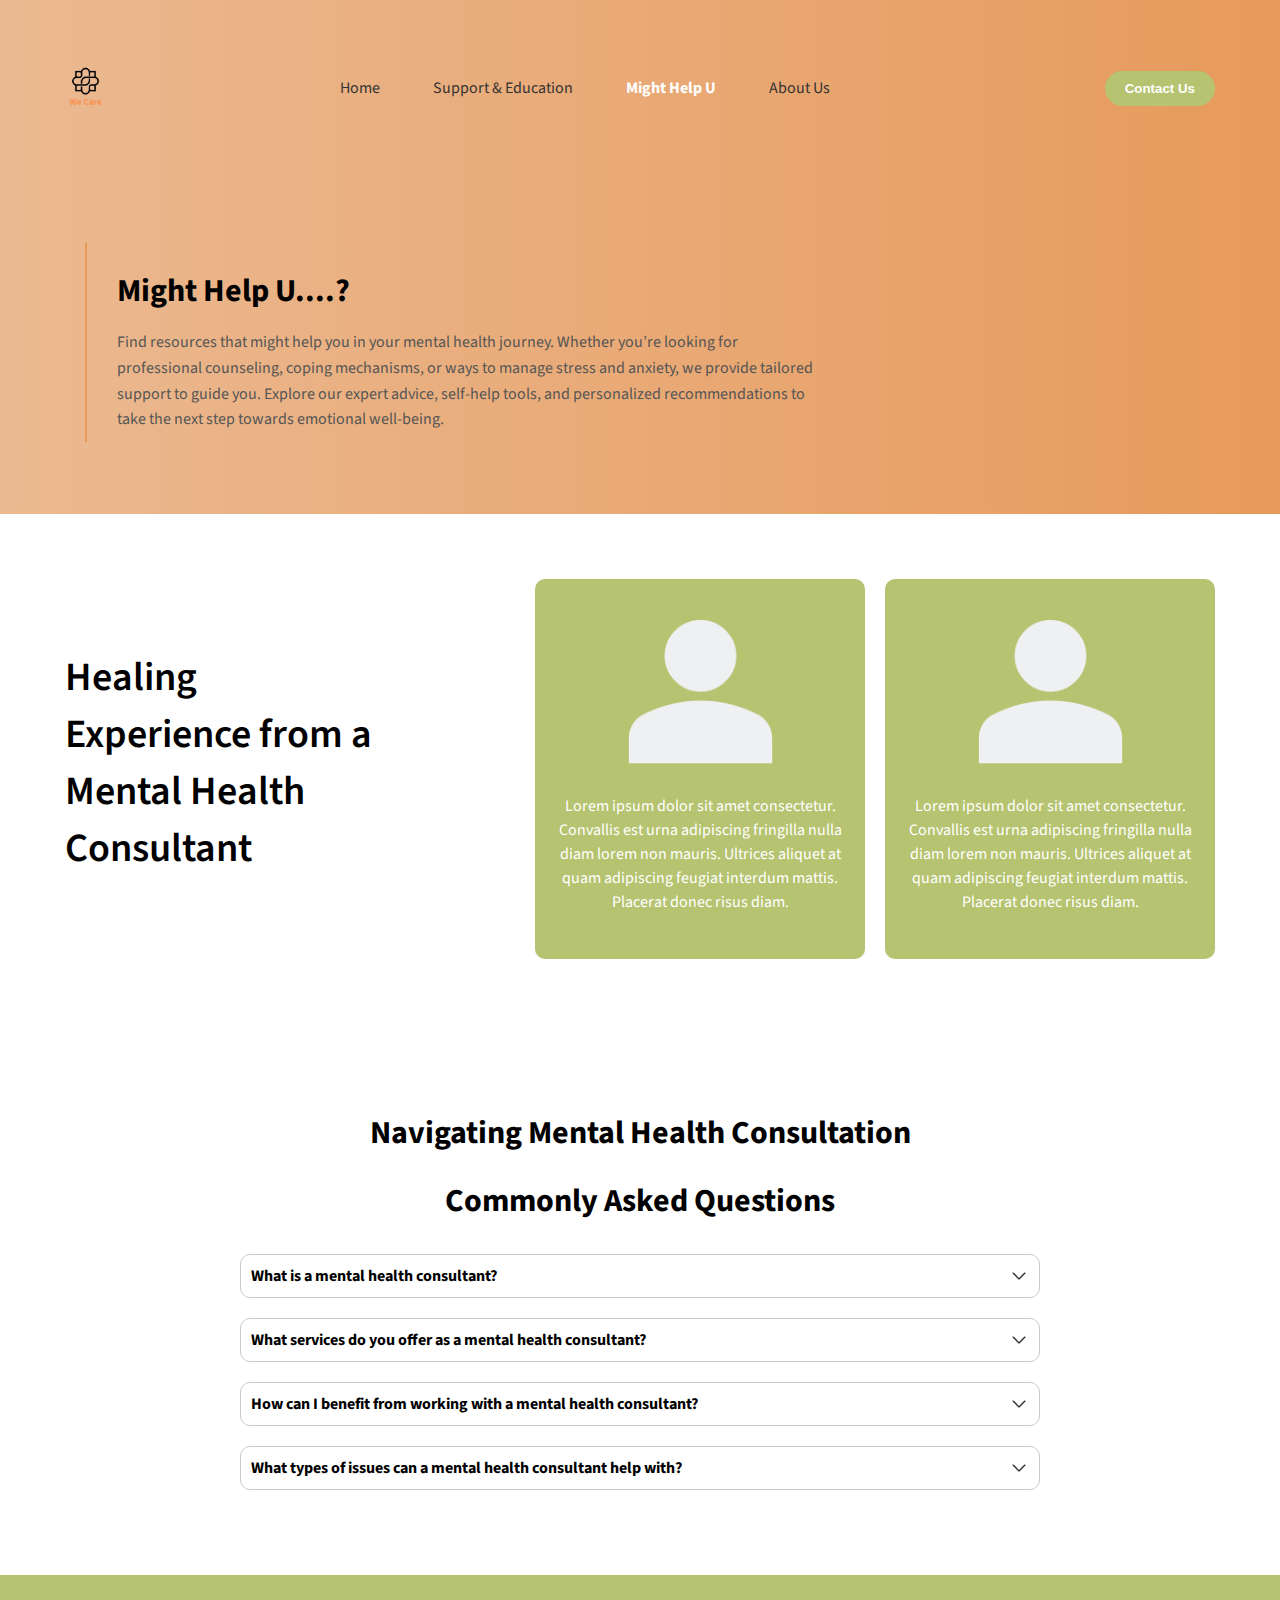
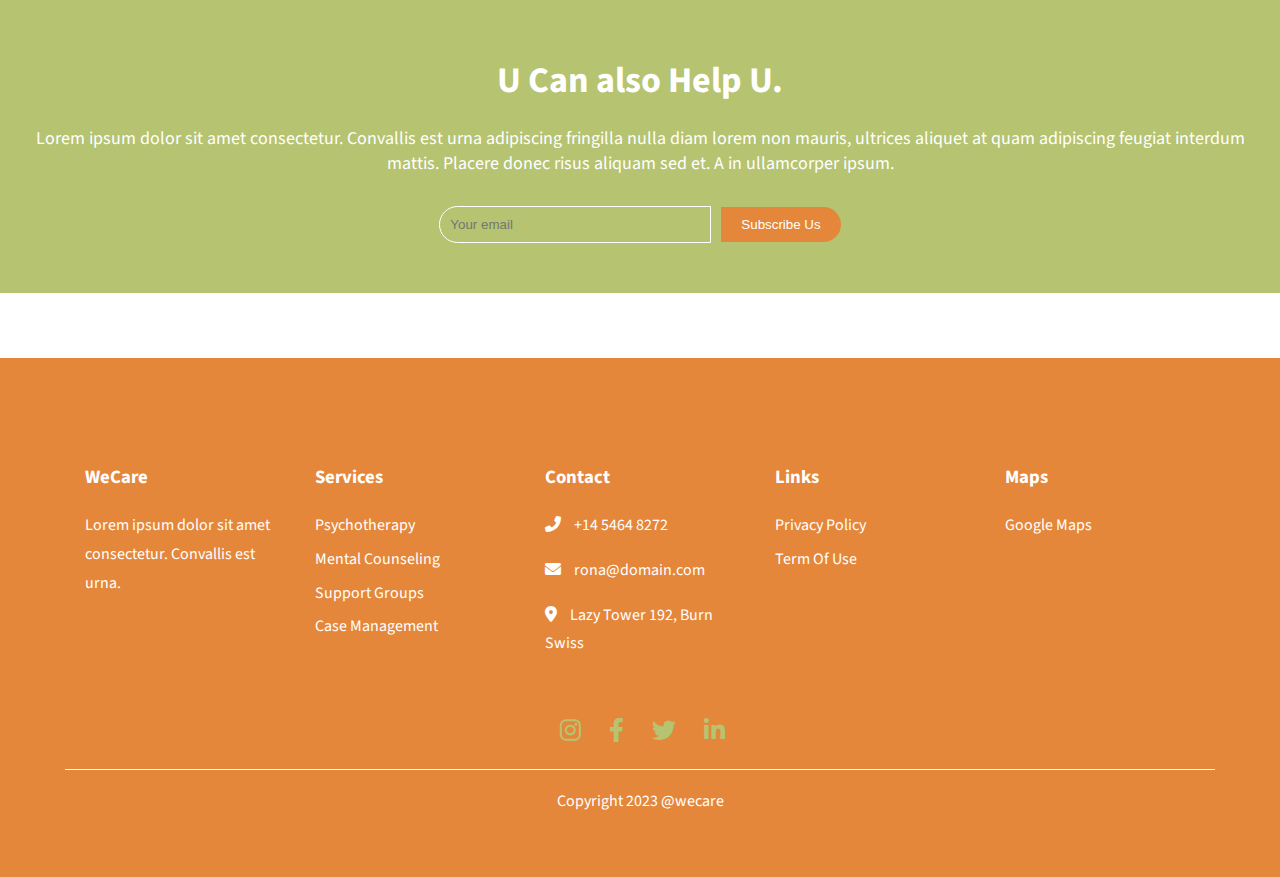
<file: mightHelpu.html>
<!DOCTYPE html>
<html lang="en">
<head>
    <meta charset="UTF-8">
    <meta name="viewport" content="width=device-width, initial-scale=1.0">
    <title>Document</title>
    <link rel="stylesheet" href="https://cdnjs.cloudflare.com/ajax/libs/font-awesome/6.0.0-beta3/css/all.min.css">
    <link href="https://fonts.googleapis.com/css2?family=Source+Sans+Pro:wght@400;600&display=swap" rel="stylesheet">
      
    <!-- css part -->
     <link rel="stylesheet" href="CSS/mightHelpU/navbar.css">
     <link rel="stylesheet" href="CSS/mightHelpU/hero.css">
    <link rel="stylesheet" href="CSS/Homepage/footer.css">
     <link rel="stylesheet" href="CSS/mightHelpU/mighthelpu.css">
     <link rel="stylesheet" href="CSS/mightHelpU/faq.css">
     <link rel="stylesheet" href="CSS/mightHelpU/subscribepart.css">


</head>
<body>
    <header>
        <nav class="navbar">
            <a href="index.html"><img src="Media/full-logo.png" alt="We Care Logo" class="company-logo">
            </a>
            
            <ul>
                <li><a href="index.html" class="nav-link">Home</a></li>
                <li><a href="supportEducation.html" class="nav-link">Support & Education</a></li>
                <li><a href="mightHelpu.html" class="nav-link">Might Help U</a></li>
                <li><a href="aboutus.html" class="nav-link">About Us</a></li>
            
            </ul>
            <div class="contactUs">
                <button><a href="contactUs.html">Contact Us</a></button>
            </div>
        </nav>
    </header>

    <!-- Section below navbar -->
    <section class="section-container">
        <div class="section-line"></div>
        <div class="section-content">
            <h2>Might Help U....?</h2>
            <p>
                Find resources that might help you in your mental health journey. Whether you’re looking for professional counseling, coping mechanisms, or ways to manage stress and anxiety, we provide tailored support to guide you. Explore our expert advice, self-help tools, and personalized recommendations to take the next step towards emotional well-being.

            </p>
        </div>
    </section>

    <!-- Might Help U? Section -->
<section class="might-help">
    <!-- <h2>Might Help U?</h2> -->
    <div class="help-content">
        <!-- Left Side Text -->
        <div class="healing-text">
            <h3>Healing</h3>
            <h3>Experience from a</h3>
            <h3>Mental Health</h3>
            <h3>Consultant</h3>
        </div>
        <!-- Right Side Cards -->
        <div class="help-cards">
            <!-- Card 1 -->
            <div class="help-card">
                <img src="Media/person.png" alt=""> <!-- Icon representing a person -->
                <p>Lorem ipsum dolor sit amet consectetur. Convallis est urna adipiscing fringilla nulla diam lorem non mauris. Ultrices aliquet at quam adipiscing feugiat interdum mattis. Placerat donec risus diam.</p>
            </div>
            <!-- Card 2 -->
            <div class="help-card">
                <img src="Media/person.png" alt=""> <!-- Icon representing a person -->
                <p>Lorem ipsum dolor sit amet consectetur. Convallis est urna adipiscing fringilla nulla diam lorem non mauris. Ultrices aliquet at quam adipiscing feugiat interdum mattis. Placerat donec risus diam.</p>
            </div>
        </div>
    </div>
</section>

<div class="container">
    <div class="faqheading">
        <h1>Navigating Mental Health Consultation</h1>
        <h1>Commonly Asked Questions</h1>
    </div>

    <div class="faq-section">
        <div class="faq-question" onclick="toggleAnswer(this)">
            What is a mental health consultant?
            <img src="Media/downarrow.png" alt="Down Arrow" class="arrow" />
        </div>
        <div class="faq-answer">
            Lorem ipsum dolor sit amet consectetur. Convallis est urna adipiscing fringilla nulla diam lorem non mauris. Ultrices aliquet at quam adipiscing feugiat interdum mattis. Placerat donec risus diam sed et. A in ullamcorper ipsum justo vestibulum sit cursus. A risus donec eget enim aliquet integer cursus et. Phasellus ac augue ultricies sem aliquam faucibus sem non volutpat.
        </div>
    </div>

    <div class="faq-section">
        <div class="faq-question" onclick="toggleAnswer(this)">
            What services do you offer as a mental health consultant?
            <img src="Media/downarrow.png" alt="Down Arrow" class="arrow" />
        </div>
        <div class="faq-answer">
            Lorem ipsum dolor sit amet consectetur. Convallis est urna adipiscing fringilla nulla diam lorem non mauris. Ultrices aliquet at quam adipiscing feugiat interdum mattis. Placerat donec risus diam sed et. A in ullamcorper ipsum justo vestibulum sit cursus. A risus donec eget enim aliquet integer cursus et. Phasellus ac augue ultricies sem aliquam faucibus sem non volutpat.
        </div>
    </div>

    <div class="faq-section">
        <div class="faq-question" onclick="toggleAnswer(this)">
            How can I benefit from working with a mental health consultant?
            <img src="Media/downarrow.png" alt="Down Arrow" class="arrow" />
        </div>
        <div class="faq-answer">
            Lorem ipsum dolor sit amet consectetur. Convallis est urna adipiscing fringilla nulla diam lorem non mauris. Ultrices aliquet at quam adipiscing feugiat interdum mattis. Placerat donec risus diam sed et. A in ullamcorper ipsum justo vestibulum sit cursus. A risus donec eget enim aliquet integer cursus et. Phasellus ac augue ultricies sem aliquam faucibus sem non volutpat.
        </div>
    </div>

    <div class="faq-section">
        <div class="faq-question" onclick="toggleAnswer(this)">
            What types of issues can a mental health consultant help with?
            <img src="Media/downarrow.png" alt="Down Arrow" class="arrow" />
        </div>
        <div class="faq-answer">
            Lorem ipsum dolor sit amet consectetur. Convallis est urna adipiscing fringilla nulla diam lorem non mauris. Ultrices aliquet at quam adipiscing feugiat interdum mattis. Placerat donec risus diam sed et. A in ullamcorper ipsum justo vestibulum sit cursus. A risus donec eget enim aliquet integer cursus et. Phasellus ac augue ultricies sem aliquam faucibus sem non volutpat.
        </div>
    </div>
</div>

<!-- subscribe part -->
<section class="subscribe-section">
    <h2>U Can also Help U.</h2>
    <p>Lorem ipsum dolor sit amet consectetur. Convallis est urna adipiscing fringilla nulla diam lorem non mauris, ultrices aliquet at quam adipiscing feugiat interdum mattis. Placere donec risus aliquam sed et. A in ullamcorper ipsum.</p>
    <div class="subscribe-form">
        <input type="email" placeholder="Your email" required>
        <button class="subscribe-button">Subscribe Us</button>
    </div>
</section>



    
    <!-- footer section -->
<footer class="footer">
    <div class="footer-container">
        <div class="footer-section">
            <h3>WeCare</h3>
            <p>Lorem ipsum dolor sit amet consectetur. Convallis est urna.</p>
        </div>
        <div class="footer-section">
            <h3>Services</h3>
            <ul>
                <li>Psychotherapy</li>
                <li>Mental Counseling</li>
                <li>Support Groups</li>
                <li>Case Management</li>
            </ul>
        </div>
        <div class="footer-section">
            <h3>Contact</h3>
            <p><i class="fas fa-phone-alt"></i> +14 5464 8272</p>
            <p><i class="fas fa-envelope"></i> <a href="mailto:rona@domain.com">rona@domain.com</a></p>
            <p><i class="fas fa-map-marker-alt"></i> Lazy Tower 192, Burn Swiss</p>
        </div>
        <div class="footer-section">
            <h3>Links</h3>
            <ul>
                <li><a href="#">Privacy Policy</a></li>
                <li><a href="#">Term Of Use</a></li>
            </ul>
        </div>
        <div class="footer-section">
            <h3>Maps</h3>
            <p><a href="#">Google Maps</a></p>
        </div>
    </div>
    <div class="footer-bottom">
        <div class="social-media">
            <a href="#"><i class="fab fa-instagram"></i></a>
            <a href="#"><i class="fab fa-facebook-f"></i></a>
            <a href="#"><i class="fab fa-twitter"></i></a>
            <a href="#"><i class="fab fa-linkedin-in"></i></a>
        </div>
          <!-- Thin white line above copyright -->
        <div class="footer-line"></div>
        <p>Copyright 2023 @wecare</p>
    </div>
</footer>

    <script src="script.js"></script>
    
</body>
</html>
</file>
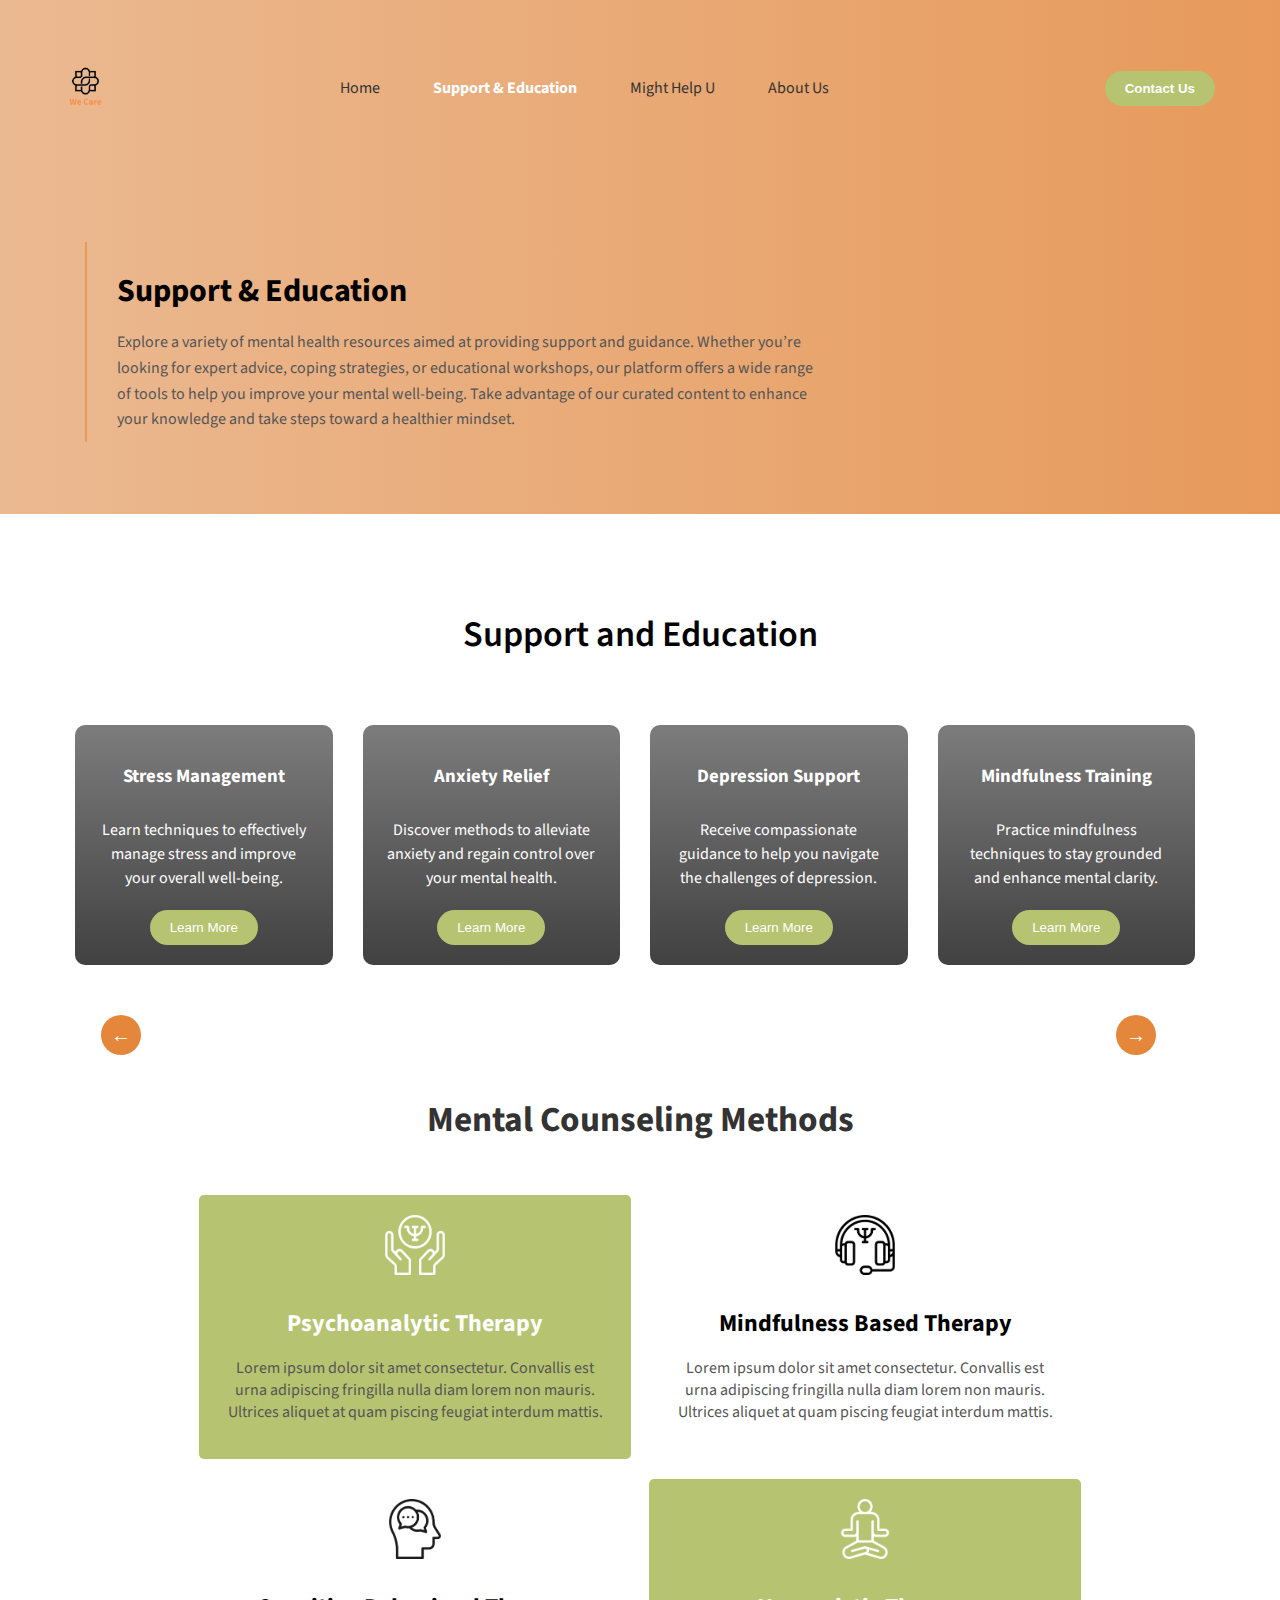
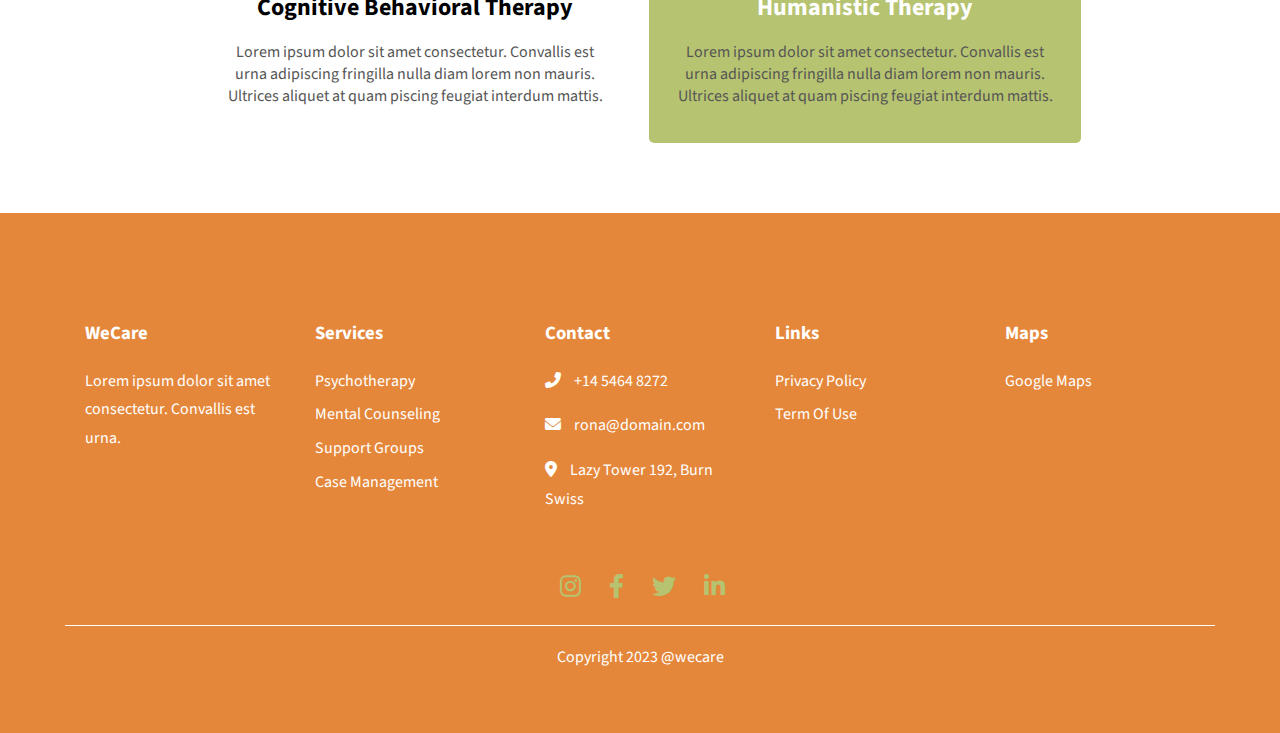
<file: supportEducation.html>
<!DOCTYPE html>
<html lang="en">
<head>
    <meta charset="UTF-8">
    <meta name="viewport" content="width=device-width, initial-scale=1.0">
    <title>Document</title>

    <link rel="stylesheet" href="https://cdnjs.cloudflare.com/ajax/libs/font-awesome/6.0.0-beta3/css/all.min.css">
    <link href="https://fonts.googleapis.com/css2?family=Source+Sans+Pro:wght@400;600&display=swap" rel="stylesheet">

    <!-- css part -->
    <link rel="stylesheet" href="CSS/SupportEducation/navbar.css">
    <link rel="stylesheet" href="CSS/Homepage/footer.css">
    <link rel="stylesheet" href="CSS/SupportEducation/hero.css">
    <link rel="stylesheet" href="CSS/SupportEducation/supportandeducationsection.css">
    <link rel="stylesheet" href="CSS/SupportEducation/secondlast.css">

</head>
<body>
    

        <header>
            <nav class="navbar">
                <a href="index.html"><img src="Media/full-logo.png" alt="We Care Logo" class="company-logo">
                </a>
                
                <ul>
                    <li><a href="index.html" class="nav-link">Home</a></li>
                    <li><a href="supportEducation.html" class="nav-link">Support & Education</a></li>
                    <li><a href="mightHelpu.html" class="nav-link">Might Help U</a></li>
                    <li><a href="aboutus.html" class="nav-link">About Us</a></li>
                </ul>
                <div class="contactUs">
                    <button><a href="contactUs.html">Contact Us</a></button>
                </div>
            </nav>
        </header>

        <!-- Section below navbar -->
        <section class="section-container">
            <div class="section-line"></div>
            <div class="section-content">
                <h2>Support & Education</h2>
                <p>
                    Explore a variety of mental health resources aimed at providing support and guidance. Whether you’re looking for expert advice, coping strategies, or educational workshops, our platform offers a wide range of tools to help you improve your mental well-being. Take advantage of our curated content to enhance your knowledge and take steps toward a healthier mindset.                </p>
            </div>
        </section>

        <!-- Support and Education Section -->
<section class="support-education">
    <h2>Support and Education</h2>
    <div class="container">
        <div class="education-wrapper">
            <!-- Card 1 -->
            <div class="education-item">
                <h3>Stress Management</h3>
                <p>Learn techniques to effectively manage stress and improve your overall well-being.</p>
                <button class="learn-more-button"><a href="supportEducation.html">Learn More</a></button>
            </div>
            <!-- Card 2 -->
            <div class="education-item">
                <h3>Anxiety Relief</h3>
                <p>Discover methods to alleviate anxiety and regain control over your mental health.
                </p>
                <button class="learn-more-button"><a href="supportEducation.html">Learn More</a></button>
                
            </div>
            <!-- Card 3 -->
            <div class="education-item">
                <h3>Depression Support</h3>
                <p>Receive compassionate guidance to help you navigate the challenges of depression.
                </p>
                <button class="learn-more-button"><a href="supportEducation.html">Learn More</a></button>
                
            </div>
            <!-- Card 4 -->
            <div class="education-item">
                <h3>Mindfulness Training</h3>
                <p>Practice mindfulness techniques to stay grounded and enhance mental clarity.
                </p>
                <button class="learn-more-button"><a href="supportEducation.html">Learn More</a></button>
                
            </div>
            <div class="arrows-container">
                <div class="arrow-circle left-arrow">
                    <button class="prev-arrow" onclick="scrollCards(-1)">←</button>
                </div>
                <div class="arrow-circle right-arrow">
                    <button class="next-arrow" onclick="scrollCards(1)">→</button>
                </div>
            </div>
        </div>
    </div>
</section>


    <div class="therapy-container">
        <h1>Mental Counseling Methods</h1>
        <div class="therapy-card-wrapper">
            <div class="therapy-card card-1">
                <img src="CSS/SupportEducation/media/icon1.png" alt="Psychoanalytic Therapy Icon">
                <h2>Psychoanalytic Therapy</h2>
                <p>Lorem ipsum dolor sit amet consectetur. Convallis est urna adipiscing fringilla nulla diam lorem non mauris. Ultrices aliquet at quam piscing feugiat interdum mattis. </p>
            </div>
            <div class="therapy-card">
                <img src="CSS/SupportEducation/media/icon2.png" alt="Mindfulness Based Therapy Icon">
                <h2>Mindfulness Based Therapy</h2>
                <p>Lorem ipsum dolor sit amet consectetur. Convallis est urna adipiscing fringilla nulla diam lorem non mauris. Ultrices aliquet at quam piscing feugiat interdum mattis. </p>
            </div>
            <div class="therapy-card">
                <img src="CSS/SupportEducation/media/icon3.png" alt="Cognitive Behavioral Therapy Icon">
                <h2>Cognitive Behavioral Therapy</h2>
                <p>Lorem ipsum dolor sit amet consectetur. Convallis est urna adipiscing fringilla nulla diam lorem non mauris. Ultrices aliquet at quam piscing feugiat interdum mattis. </p>
            </div>
            <div class="therapy-card card-4">
                <img src="CSS/SupportEducation/media/icon4.png" alt="Humanistic Therapy Icon">
                <h2>Humanistic Therapy</h2>
                <p>Lorem ipsum dolor sit amet consectetur. Convallis est urna adipiscing fringilla nulla diam lorem non mauris. Ultrices aliquet at quam piscing feugiat interdum mattis. </p>
            </div>
        </div>
    </div>

        
    
    <!-- footer section -->
<footer class="footer">
    <div class="footer-container">
        <div class="footer-section">
            <h3>WeCare</h3>
            <p>Lorem ipsum dolor sit amet consectetur. Convallis est urna.</p>
        </div>
        <div class="footer-section">
            <h3>Services</h3>
            <ul>
                <li>Psychotherapy</li>
                <li>Mental Counseling</li>
                <li>Support Groups</li>
                <li>Case Management</li>
            </ul>
        </div>
        <div class="footer-section">
            <h3>Contact</h3>
            <p><i class="fas fa-phone-alt"></i> +14 5464 8272</p>
            <p><i class="fas fa-envelope"></i> <a href="mailto:rona@domain.com">rona@domain.com</a></p>
            <p><i class="fas fa-map-marker-alt"></i> Lazy Tower 192, Burn Swiss</p>
        </div>
        <div class="footer-section">
            <h3>Links</h3>
            <ul>
                <li><a href="#">Privacy Policy</a></li>
                <li><a href="#">Term Of Use</a></li>
            </ul>
        </div>
        <div class="footer-section">
            <h3>Maps</h3>
            <p><a href="#">Google Maps</a></p>
        </div>
    </div>
    <div class="footer-bottom">
        <div class="social-media">
            <a href="#"><i class="fab fa-instagram"></i></a>
            <a href="#"><i class="fab fa-facebook-f"></i></a>
            <a href="#"><i class="fab fa-twitter"></i></a>
            <a href="#"><i class="fab fa-linkedin-in"></i></a>
        </div>
          <!-- Thin white line above copyright -->
        <div class="footer-line"></div>
        <p>Copyright 2023 @wecare</p>
    </div>
</footer>

<script src="script.js"></script>
    
</body>
</html>
</file>
<file: CSS/Homepage/navbar.css>
body {
    font-family: 'Source Sans Pro', sans-serif;
    margin: 0;
    background-color: #EDE7D2;
}

.company-logo {
    width: 40px;
    height: auto;
    margin-right: 10px;
}

ul span {
    font-weight: 900;
}

.navbar {
    padding: 65px;
    display: flex;
    align-items: center;
    justify-content: space-between;
}

.contactUs button {
    border-radius: 50px;
    background-color: #B6C370;
    color: white;
    font-weight: bold;
    border: none;
    padding: 10px 20px; 
    margin: 0;
}

.contactUs button:hover{
    background-color: #E5873B; /* Button hover color */

}    

.contactUs a {
    text-decoration: none;
    color: white;
}

header {
    background-color: #EEE6D8;
}

nav ul {
    list-style: none;
    margin: 0;
    padding: 0;
}

nav ul li {
    display: inline-block;
    margin-right: 50px;
}

nav ul li a {
    text-decoration: none;
    color: #333;
}

.nav-link.active {
    font-weight: bold;
    color: #ff6600;
}

@media (max-width: 768px) {
    .navbar {
        padding: 20px; /* Reduce padding for mobile */
        flex-direction: column; /* Stack items vertically */
        align-items: flex-start; /* Align items to the start */
    }

    nav ul li {
        margin-right: 30px; /* Reduce margin on smaller screens */
    }

    nav ul {
        flex-direction: column; /* Stack navigation items vertically */
        padding: 0; /* Remove padding */
    }

    nav ul li {
        margin: 10px 0; /* Add margin between items */
    }
}
</file>
<file: CSS/Homepage/herosection.css>
.split-section {
  display: flex;
  padding: 65px;
  justify-content: space-between;
  align-items: center;
  height: auto;
}

.left-side {
  flex: 1;
  display: flex;
  flex-direction: column;
  justify-content: center;
  padding-right: 20px;
}

.left-side a{
  text-decoration: none;
  color: white;

}

.left-side button:hover{
    background-color: #E5873B; /* Button hover color */
}    


.main-heading {
  font-size: 36px;
  font-weight: bold;
  line-height: 1.2;
  color: black;
}

.orange-text {
  color: orange;
}

.subtext {
  font-size: 16px;
  color: #333;
  margin-top: 20px;
  margin-bottom: 20px;
  line-height: 1.6;
}

.feature-button {
  border-radius: 50px;
  background-color: #B6C370;
  color: white;
  font-weight: bold;
  width: 150px;
  border: none;
  padding: 10px 20px;
  margin: 0;
  cursor: pointer;
}

.right-side {
  flex: 1;
  display: flex;
  justify-content: center;
}

.right-side img {
  max-width: 100%;
  height: auto;
}

@media (max-width: 768px) {
  .split-section {
      flex-direction: column;
      padding: 20px;
  }

  .left-side {
      padding-right: 0;
      margin-bottom: 20px;
  }
}
</file>
<file: CSS/Homepage/quoterectangle.css>
.quote-rectangle {
    background: linear-gradient(135deg, #EDBF9A, #E68C43); 
    padding: 20px; /* Space around the text */
    margin: 20px 0; /* Space above and below */
    display: flex; /* Use flexbox for centering */
    justify-content: center; /* Center horizontally */
    align-items: center; /* Center vertically */
}

.quote-text {
    font-style: italic; /* Italic text */
    text-align: center; /* Center text */
    color: #333; /* Dark text color */
    font-size: 18px; /* Font size */
    max-width: 600px; /* Limit the max width of the text */
    line-height: 1.5; /* Space between lines */
}

@media (max-width: 768px) {
    .quote-rectangle {
        padding: 15px; /* Reduced padding for mobile */
        margin: 15px 0; /* Adjusted margin for mobile */
    }

    .quote-text {
        font-size: 16px; /* Slightly smaller font size for mobile */
        max-width: 90%; /* Use more width on smaller screens */
    }
}
</file>
<file: CSS/Homepage/messionsection.css>
.mission-section {
    text-align: center;
    margin: 40px 0;
    padding: 65px;
}

.mission-section h2 {
    font-size: 36px;
    font-weight: 600;
    margin-bottom: 100px;
}

.mission-cards {
    display: flex;
    justify-content: center;
    gap: 20px;
    flex-wrap: wrap; /* Wrap cards on smaller screens */
}

.card {
    background-color: #fff;
    padding: 20px;
    width: 300px;
    box-shadow: 0 4px 8px rgba(0, 0, 0, 0.1);
    text-align: center;
    border: 1px solid #ccc;
    display: flex;
    flex-direction: column;
    align-items: center;
    justify-content: center;
    height: 300px;
}

.cards {
    background-color: #fff;
    border-radius: 10px;
    padding: 20px;
    width: 300px;
    box-shadow: 0 4px 8px rgba(0, 0, 0, 0.1);
    text-align: center;
    border: 1px solid #ccc;
    display: flex;
    flex-direction: column;
    align-items: center;
    justify-content: center;
    height: 300px;
    transition: transform 0.3s;
}

#left-card {
    border-top-left-radius: 10px;
    border-bottom-left-radius: 10px;
}

#right-card {
    border-top-right-radius: 10px;
    border-bottom-right-radius: 10px;
}

.card h3 {
    font-size: 20px;
    font-weight: 600;
    margin-bottom: 15px;
}

.card p {
    font-size: 16px;
    color: #666;
    line-height: 1.6;
}

.card-icon {
    width: 80px;
    margin-top: 20px;
    margin-bottom: 5px;
}

.highlight-card {
    background: linear-gradient(135deg, #EDBF9A, #E68C43);
    color: white;
    border: none;
    height: 400px;
    display: flex;
    flex-direction: column;
    justify-content: center;
    align-items: center;
}

.highlight-card h3,
.highlight-card p {
    color: white;
}

.mission-cards .card:first-child,
.mission-cards .card:last-child {
    align-self: center;
}

.card:hover {
    transform: scale(1.05);
}

.cards:hover {
    transform: scale(1.05);
}

@media (max-width: 768px) {
    .mission-section {
        padding: 20px;
    }

    .mission-section h2 {
        font-size: 28px;
        margin-bottom: 40px;
    }

    .card,
    .cards {
        width: 100%; /* Make cards full width on small screens */
        max-width: 300px; /* Limit max width */
    }
    
    .mission-cards {
        flex-direction: column; /* Stack cards on top of each other */
        align-items: center; /* Center cards horizontally */
    }
}
</file>
<file: CSS/Homepage/aboutUsSection.css>
.about-us-section {
    display: flex;
    padding: 65px;
    justify-content: space-between;
    align-items: center;
    height: auto;
}

.about-us-section .left-side {
    flex: 1;
    display: flex;
    justify-content: center;
    padding-right: 20px;
}

.about-us-section .left-side img {
    max-width: 60%;
    height: auto;
}

.about-us-section .right-side {
    flex: 1;
    display: flex;
    flex-direction: column;
    justify-content: center;
}

.about-us-section .main-heading {
    font-size: 36px;
    font-weight: bold;
    line-height: 1.2;
    color: black;
}

.about-us-section .orange-text {
    color: orange;
}

.about-us-section .subtext {
    font-size: 16px;
    color: #333;
    margin-top: 20px;
    margin-bottom: 20px;
    line-height: 1.6;
}

.about-us-section a {
    text-decoration: none;
    color: white;
}

.about-us-section .feature-button {
    border-radius: 50px;
    background-color: #B6C370;
    color: white;
    font-weight: bold;
    width: 150px;
    border: none;
    padding: 10px 20px;
    margin: 0;
    cursor: pointer;
}

.aboutustext {
    font-size: 40px;
    font-weight: 900;
    margin-bottom: 15px;
}

@media (max-width: 768px) {
    .about-us-section {
        flex-direction: column;
        padding: 20px;
    }

    .about-us-section .left-side {
        padding-right: 0;
        margin-bottom: 20px;
    }

    .about-us-section .right-side {
        padding-left: 0;
    }

    .about-us-section .main-heading {
        font-size: 28px; /* Adjust font size for smaller screens */
    }

    .about-us-section .subtext {
        font-size: 14px; /* Adjust font size for smaller screens */
    }

    .aboutustext {
        font-size: 30px; /* Adjust font size for smaller screens */
    }
}
</file>
<file: CSS/Homepage/supportandeducationsection.css>
/* Support and Education Section */
.support-education {
    text-align: center;
    margin: 0px; /* No additional margin */
    padding: 65px;
}

.support-education h2 {
    font-size: 36px;
    font-weight: 600;
    margin-bottom: 5px;
}

.education-wrapper {
    display: flex;
    justify-content: center; 
    position: relative; 
    gap: 10px; 
    margin-top: 20px;
}

.education-item {
    background-color: #E5873B; /* Card background color */
    color: white; /* Text color */
    padding: 20px;
    border-radius: 10px;
    height: auto; 
    display: flex;
    flex-direction: column;
    justify-content: center;
    align-items: center;
    text-align: center;
    margin: 0 10px; /* Space between cards */
    transition: transform 0.3s; /* Add transition for hover effect */
}

.education-item a {
    text-decoration: none; /* Remove underline from links */
    color: white; /* Link color */
}

.education-item p {
    font-size: 16px; /* Set font size */
    font-weight: normal; /* Normal font weight */
    color: white; /* Text color */
    margin: 10px 0; /* Space above and below the paragraph */
    line-height: 1.5; /* Line height for better readability */
}

/* Arrow Circle Style */
.arrow-circle {
    display: flex;
    justify-content: center;
    align-items: center;
    width: 40px; /* Diameter of the circle */
    height: 40px; /* Diameter of the circle */
    border-radius: 50%; /* Round shape */
    background-color: #E5873B; /* Circle background color */
    position: absolute; /* Positioning for absolute elements */
}

.arrow-circle button {
    background: transparent; /* Transparent background */
    color: white; /* Arrow color */
    border: none; /* No border */
    font-size: 20px; /* Size of the arrow */
    cursor: pointer; /* Pointer cursor */
}

/* Positioning arrows below cards */
.left-arrow {
    left: calc(4% - 20px); /* Position left */
    bottom: -90px; /* Move it below the cards */
}

.right-arrow {
    right: calc(6% - 20px); 
    bottom: -90px; /* Move it below the cards */
}

/* Button for Learn More */
.learn-more-button {
    background-color: #B6C370; /* Button color */
    color: white; /* Text color */
    border: none; /* No border */
    border-radius: 50px; /* Rounded corners */
    padding: 10px 20px; /* Padding */
    cursor: pointer; /* Pointer cursor on hover */
    margin-top: 10px; /* Space above the button */
}

.education-item:hover {
    transform: scale(1.05); /* Slightly enlarge the card on hover */
}

/* Media Queries for Responsiveness */
@media (max-width: 768px) {
    .education-wrapper {
        flex-direction: column; /* Stack cards vertically on small screens */
        align-items: center; /* Center align the cards */
    }

    .education-item {
        margin: 10px 0; /* Space between cards when stacked */
        width: 90%; /* Full width on smaller screens */
    }

    .learn-more-button {
        width: 100%; /* Full width for button */
    }

    .arrow-circle {
        width: 30px; /* Smaller circle on mobile */
        height: 30px; /* Smaller circle on mobile */
        font-size: 16px; /* Smaller arrow on mobile */
    }
}
</file>
<file: CSS/Homepage/mighthelpu.css>
.might-help {
    padding: 65px;
}

.might-help h2 {
    font-size: 36px;
    font-weight: 600;
    margin-bottom: 100px; 
    text-align: center;
}

.healing-text h3 {
    font-size: 40px;
    font-weight: 600;
    text-align: left;
    padding: 0;
    margin: 0;
}

.help-content {
    display: flex;
    justify-content: space-between;
    align-items: flex-start;
}

.healing-text {
    margin-top: 70px;
    margin-right: 20px;
    text-align: center;
}

.help-cards {
    display: flex;
    gap: 20px;
}

.help-card {
    background-color: #B6C370;
    color: white;
    padding: 20px;
    border-radius: 10px;
    width: 290px;
    height: 340px;
    display: flex;
    flex-direction: column;
    justify-content: flex-start;
    align-items: center;
    text-align: center;
    transition: transform 0.3s;
}

.help-card img {
    margin-top: 20px;
    margin-bottom: 30px;
    max-width: 50%;
    height: auto;
}

.help-card p {
    margin: 0;
    line-height: 1.5;
    text-align: center;
}

.help-card:hover {
    transform: scale(1.05);
}

@media (max-width: 768px) {
    .might-help {
        padding: 20px;
    }

    .might-help h2 {
        font-size: 28px;
        margin-bottom: 40px;
    }

    .healing-text {
        text-align: center; /* Center text on smaller screens */
        margin-right: 0; /* Remove margin on smaller screens */
    }

    .help-content {
        flex-direction: column; /* Stack text and cards vertically */
        align-items: center; /* Center items */
    }

    .help-cards {
        flex-direction: column; /* Stack cards vertically */
        align-items: center; /* Center cards */
        gap: 15px; /* Reduce gap between cards */
    }

    .help-card {
        width: 100%; /* Full width on small screens */
        max-width: 290px; /* Limit max width */
    }
}
</file>
<file: CSS/Homepage/faq.css>
.container {
    max-width: auto;
    margin: 0 auto;
    padding: 65px;
}

.faqheading {
    text-align: center;
    margin-bottom: 30px;
}

.faqheading h1 {
    font-weight: bold;
}

.faq-section {
    margin-bottom: 20px;
}

.faq-question {
    display: flex;
    justify-content: space-between;
    align-items: center;
    cursor: pointer;
    padding: 10px;
    border: 1px solid #ccc;
    border-radius: 10px;
    background-color: #EEE6D8;
    font-weight: bold;
}

.faq-answer {
    display: none;
    padding: 10px;
    border-radius: 10px;
    margin-top: 5px;
    background-color: #EEE6D8;
    line-height: 1.6;
    text-align: justify;
}

.arrow {
    width: 20px;
    height: auto;
    margin-left: 10px;
}

@media (max-width: 768px) {
    .container {
        padding: 20px; /* Reduce padding for smaller screens */
    }

    .faqheading h1 {
        font-size: 28px; /* Adjust font size for smaller screens */
    }

    .faq-question {
        font-size: 16px; /* Adjust font size for smaller screens */
        padding: 8px; /* Reduce padding for smaller screens */
    }

    .faq-answer {
        font-size: 14px; /* Adjust font size for smaller screens */
        padding: 8px; /* Reduce padding for smaller screens */
    }
}
</file>
<file: CSS/Homepage/footer.css>
.footer {
    background-color: #E5873B;
    color: white;
    padding: 65px;
}

.footer-container {
    display: flex;
    justify-content: space-between;
    flex-wrap: wrap;
}

.footer-section {
    flex: 1;
    margin: 20px;
    line-height: 1.8;
}

.footer-section i{
    margin-right: 10px;
}

.footer-section h3 {
    margin-bottom: 10px;
}

.footer-section ul {
    list-style-type: none;
    padding: 0;
}

.footer-section ul li {
    margin-bottom: 5px;
}

.footer-bottom {
    text-align: center;
    margin-top: 20px;
}



.social-media {
    margin-bottom: 10px;
}

.social-media a img {
    width: 24px;
    margin: 0 10px;
}

.social-media a {
    margin: 0 10px;
    font-size: 24px;
}

.social-media i {
    margin-left: 5px;
    color: #B6C370;
}

.footer-bottom p {
    margin: 0;
}

.footer-container a {
    text-decoration: none;
    color: white;
}

.footer-line {
    width: 100%;
    height: 1px;
    background-color: white;
    margin: 20px 0;
}

@media (max-width: 768px) {
    .footer {
        padding: 40px; /* Reduce padding for smaller screens */
    }

    .footer-container {
        flex-direction: column; /* Stack sections vertically */
        align-items: center; /* Center align items */
    }

    .footer-section {
        margin: 10px 0; /* Space between sections */
        width: 100%; /* Full width for sections */
    }

    .social-media {
        margin: 15px 0; /* Space between social media icons */
    }

    .social-media a img {
        width: 20px; /* Smaller size for icons */
    }
}
</file>
<file: CSS/aboutus/navbar.css>
body {
    font-family: 'Source Sans Pro', sans-serif;
    margin: 0;
    background-color: #FCF8F4;
}

.company-logo {
    width: 40px; /* Adjust logo width */
    height: auto; /* Maintain aspect ratio */
    margin-right: 10px; /* Add space between logo and company name */
}

ul span {
    font-weight: 900;
}

.navbar {
    padding: 65px;
    background: linear-gradient(90deg, #EBB991, #E79A5B); /* Left to right gradient */
    display: flex;
    align-items: center; /* Vertically aligns items in the center */
    justify-content: space-between;
    flex-wrap: wrap; /* Allow items to wrap on smaller screens */
}

.contactUs button {
    border-radius: 50px;
    background-color: #B6C370;
    color: white;
    font-weight: bold;
    border: none;
    padding: 10px 20px;
    margin: 0px;
}

.contactUs button:hover{
    background-color: #E5873B; /* Button hover color */

}    


header {
    background-color: #EEE6D8;
}

/* Links in Contact Us */
.contactUs a {
    text-decoration: none;
    color: white;
}

nav ul {
    list-style: none;
    margin: 0;
    padding: 0;
    display: flex; /* Use flex for horizontal alignment */
    flex-wrap: wrap; /* Allow items to wrap */
}

nav ul li {
    display: inline-block;
    margin-right: 50px;
}

nav ul li a {
    text-decoration: none;
    color: #333;
}

.nav-link.active {
    font-weight: bold; /* Bold for active page */
    color: white; /* Optional: Change the color for active link */
}

/* Media Queries for Responsive Design */
@media (max-width: 768px) {
    .navbar {
        padding: 20px; /* Reduce padding on smaller screens */
        justify-content: center; /* Center items */
        flex-direction: column; /* Stack items vertically */
    }

    nav ul li {
        margin-right: 20px; /* Reduce spacing between items */
        margin-bottom: 10px; /* Space below each item */
    }

    .contactUs button {
        width: 100%; /* Full-width button on small screens */
        margin-top: 10px; /* Add some space above */
    }
}

@media (max-width: 480px) {
    nav ul li {
        margin-right: 10px; /* Further reduce spacing on very small screens */
        font-size: 14px; /* Smaller font size */
    }

    .company-logo {
        width: 30px; /* Adjust logo size for small screens */
    }
}
</file>
<file: CSS/aboutus/hero.css>
/* Style for the section below the navbar */

.navhero {
    background: linear-gradient(135deg, #EDBF9A, #E68C43);
}

.section-container {
    background: linear-gradient(90deg, #EBB991, #E79A5B); /* Left to right gradient */
    padding: 65px;
    display: flex;
    align-items: flex-start;
    flex-wrap: wrap; /* Allow items to wrap on smaller screens */
}

/* Vertical line */
.section-line {
    width: 2px;
    background-color: #E7995A;
    margin-right: 20px;
    height: 200px; /* Adjust to content */
    min-height: 100px; /* Ensures the line has some height */
}

/* Heading and content */
.section-content {
    max-width: 700px;
    flex: 1; /* Allow it to take remaining space */
}

.section-content h2 {
    font-size: 32px;
    margin-bottom: 15px;
}

.section-content p {
    font-size: 16px;
    line-height: 1.6;
    color: #555;
}

/* Media Queries for Responsive Design */
@media (max-width: 768px) {
    .section-container {
        padding: 40px; /* Reduce padding on smaller screens */
        flex-direction: column; /* Stack content vertically */
        align-items: center; /* Center items in the column */
    }

    .section-line {
        height: 100px; /* Adjust line height on smaller screens */
        margin: 20px 0; /* Adjust margins for vertical stacking */
    }

    .section-content h2 {
        font-size: 28px; /* Smaller heading on mobile */
    }

    .section-content p {
        font-size: 14px; /* Smaller paragraph text on mobile */
    }
}

@media (max-width: 480px) {
    .section-container {
        padding: 20px; /* Further reduce padding on extra small screens */
    }

    .section-content h2 {
        font-size: 24px; /* Even smaller heading */
    }

    .section-content p {
        font-size: 12px; /* Smaller paragraph text */
    }
}
</file>
<file: CSS/aboutus/aboutUsSection.css>
.about-us-section {
    display: flex;
    padding: 65px;
    justify-content: space-between; 
    align-items: center; 
    height: auto;
}

.about-us-section .left-side {
    flex: 1;
    display: flex;
    justify-content: center; 
    padding-right: 20px; 
}

.about-us-section .left-side img {
    max-width: 100%; 
    height: auto; 
    border-radius: 10px; 
}

.about-us-section .right-side {
    flex: 1;
    display: flex;
    flex-direction: column; 
    justify-content: center; 
}

.about-us-section .main-heading {
    font-size: 36px;
    font-weight: bold;
    line-height: 1.2; 
    color: black;
}

.about-us-section .orange-text {
    color: orange; 
}

.about-us-section .subtext {
    font-size: 16px;
    color: #333;
    margin-top: 20px;
    margin-bottom: 20px;
    line-height: 1.6;
}

.about-us-section .feature-button {
    border-radius: 50px;
    background-color: #B6C370;
    color: white;
    font-weight: bold;
    width: 150px; /* Set a fixed width */
    border: none;
    padding: 10px 20px;
    margin: 0;
    cursor: pointer;
}

.aboutustext {
    font-size: 40px;
    font-weight: 900;
    margin-bottom: 15px;
}

@media (max-width: 768px) {
    .about-us-section {
        flex-direction: column;
        padding: 20px; 
    }

    .about-us-section .left-side {
        padding-right: 0; 
        margin-bottom: 20px; 
    }

    .about-us-section .right-side {
        padding-left: 0; 
    }

    .about-us-section .main-heading {
        font-size: 28px; 
    }

    .aboutustext {
        font-size: 32px; 
    }
}

@media (max-width: 480px) {
    .about-us-section {
        padding: 15px; 
    }
    

    .about-us-section .main-heading {
        font-size: 24px; 
    }

    .aboutustext {
        font-size: 28px; 
    }

    .about-us-section .subtext {
        font-size: 14px; 
    }

    .about-us-section .feature-button {
        width: 100%; 
    }
}
</file>
<file: CSS/aboutus/quoterectangle.css>
.quote-rectangle {
    background: linear-gradient(135deg, #EDBF9A, #E68C43); /* Gradient background */
    padding: 20px; /* Space around the text */
    margin: 20px 0; /* Space above and below */
    display: flex; /* Use flexbox for centering */
    justify-content: center; /* Center horizontally */
    align-items: center; /* Center vertically */
    border-radius: 10px; /* Optional: Rounded corners for a softer look */
    box-shadow: 0 4px 8px rgba(0, 0, 0, 0.1); /* Optional: Subtle shadow for depth */
}

.quote-text {
    font-style: italic; /* Italic text */
    text-align: center; /* Center text */
    color: #333; /* Dark text color */
    font-size: 18px; /* Font size */
    max-width: 600px; /* Limit the max width of the text */
    line-height: 1.5; /* Space between lines */
    padding: 10px; /* Optional: Padding for better text spacing */
}

/* Responsive Design */
@media (max-width: 768px) {
    .quote-text {
        font-size: 16px; /* Adjust font size for smaller screens */
        padding: 15px; /* Slightly larger padding for readability */
    }
}

@media (max-width: 480px) {
    .quote-rectangle {
        padding: 15px; /* Reduce padding on very small screens */
        margin: 15px 0; /* Adjust margin for small screens */
    }

    .quote-text {
        font-size: 14px; /* Further adjust font size for very small screens */
    }
}
</file>
<file: CSS/aboutus/ourteam.css>
/* Support and Education Section */
.support-education {
    text-align: center;
    margin: 0; /* No additional margin */
    padding: 65px;
}

.support-education h2 {
    font-size: 36px;
    font-weight: 600;
    margin-bottom: 65px;
}

.education-wrapper {
    display: flex;
    justify-content: center; /* Center the cards */
    position: relative; /* Positioning for arrow circles */
    gap: 20px; /* Space between education cards */
    margin-top: 20px;
    flex-wrap: wrap; /* Allow cards to wrap to the next line */
}

.education-item {
    background: #A0B55C; /* Card background color */
    color: white;
    padding: 20px;
    border-radius: 10px;
    display: flex;
    flex-direction: column;
    justify-content: center;
    align-items: center;
    text-align: center;
    margin: 0 10px; /* Space between cards */
    width: 200px; 
    transition: transform 0.3s; /* Add transition for hover effect */
}

.education-item img {
    width: 100px; /* Width of the person image */
    height: 100px; /* Height of the person image */
    border-radius: 50%; /* Circular image */
    margin-bottom: 10px; /* Space below the image */
}

.education-item h3 {
    font-size: 20px; /* Name font size */
    margin: 10px 0; /* Space around the name */
}

.education-item .designation {
    font-size: 14px; /* Designation font size */
    color: white; /* Designation text color */
    margin-bottom: 10px; /* Space below the designation */
}

.education-item p {
    font-size: 16px; /* Set font size */
    font-weight: normal; /* Normal font weight */
    color: white; /* Text color */
    margin: 10px 0; /* Space above and below the paragraph */
    line-height: 1.5; /* Line height for better readability */
}

/* Arrow Circle Style */
.arrow-circle {
    display: flex;
    justify-content: center;
    align-items: center;
    width: 40px; /* Diameter of the circle */
    height: 40px; /* Diameter of the circle */
    border-radius: 50%; /* Round shape */
    background-color: #E5873B; /* Circle background color */
    position: absolute; /* Positioning for absolute elements */
}

.arrow-circle button {
    background: transparent; /* Transparent background */
    color: white;
    border: none; /* No border */
    font-size: 20px; /* Size of the arrow */
    cursor: pointer; /* Pointer cursor */
}

/* Positioning arrows below cards */
.left-arrow {
    left: calc(5% - 20px); /* Position left */
    bottom: -90px; /* Move it below the cards */
}

.right-arrow {
    right: calc(7% - 20px); 
    bottom: -90px; /* Move it below the cards */
}

/* Button for Learn More */
.learn-more-button {
    background-color: #B6C370; /* Button color */
    color: white; /* Text color */
    border: none; /* No border */
    border-radius: 50px; /* Rounded corners */
    padding: 10px 20px; /* Padding */
    cursor: pointer; /* Pointer cursor on hover */
    margin-top: 10px; /* Space above the button */
}

.lasttext {
    text-align: justify; /* Justify the text */
    margin: 65px; /* Add some margin */
    padding: 20px; /* Add padding around the text */
    line-height: 1.9;    
}

.lasttext h2 {
    font-size: 36px;
    font-weight: 600;
    margin-bottom: 65px;
    text-align: center;
}

.see-more-button {
    background-color: #B6C370; /* Button color */
    color: white; /* Text color */
    border: none; /* No border */
    border-radius: 50px; /* Rounded corners */
    padding: 10px 20px; /* Padding */
    cursor: pointer; /* Pointer cursor on hover */
    margin-top: 15px; /* Space above the button */
    font-size: 16px; /* Font size for the button text */
}

/* Optional: Add a hover effect */
.see-more-button:hover {
    background-color: #A0B55C; /* Darker shade on hover */
}

.education-item:hover {
    transform: scale(1.05); /* Slightly enlarge the card on hover */
}

/* Responsive Design */
@media (max-width: 768px) {
    .education-item {
        width: 90%; /* Full width on small screens */
        margin: 10px 0; /* Space between cards on small screens */
    }

    .arrow-circle {
        width: 30px; /* Smaller arrow circles */
        height: 30px; /* Smaller arrow circles */
    }

    .arrow-circle button {
        font-size: 16px; /* Smaller arrow size */
    }

    .support-education h2 {
        font-size: 28px; /* Reduce header size on smaller screens */
    }

    .lasttext h2 {
        font-size: 30px; /* Reduce last text header size */
    }
}

@media (max-width: 480px) {
    .education-item {
        margin: 10px 5px; /* Adjust margins on very small screens */
    }

    .education-item img {
        width: 80px; /* Smaller image for small screens */
        height: 80px; /* Maintain aspect ratio */
    }

    .learn-more-button, .see-more-button {
        width: 100%; /* Full-width buttons on small screens */
    }
}
</file>
<file: CSS/contactUs/navbar.css>
body {
    font-family: 'Source Sans Pro', sans-serif;
    margin: 0;
}

.company-logo {
    width: 40px; 
    height: auto; 
    margin-right: 10px; 
}

ul span {
    font-weight: 900;
}

.navbar {
    padding: 65px;
    background: linear-gradient(90deg, #EBB991, #E79A5B);
    display: flex;
    align-items: center;
    justify-content: space-between;
}

.contactUs button {
    border-radius: 50px;
    background-color: #B6C370;
    color: white;
    font-weight: bold;
    border: none;
    padding: 10px 20px; 
    margin: 0;
    transition: background-color 0.3s; /* Smooth background color transition */
}

.contactUs button:hover {
    background-color: #E5873B; /* Darker shade for hover */
}

header {
    background-color: #EEE6D8;
}

.contactUs a {
    text-decoration: none;
    color: white;
}

nav ul {
    list-style: none;
    margin: 0;
    padding: 0;
}

nav ul li {
    display: inline-block;
    margin-right: 50px;
}

nav ul li a {
    text-decoration: none;
    color: #333;
    transition: color 0.3s; /* Smooth color transition */
}

nav ul li a:hover {
    color: #B6C370; /* Change color on hover */
}

.nav-link.active {
    font-weight: bold; 
    color: white; 
}

/* Responsive Design */
@media (max-width: 768px) {
    .navbar {
        flex-direction: column; /* Stack items vertically on small screens */
        padding: 30px; /* Reduce padding */
    }

    nav ul li {
        margin-right: 20px; /* Reduce space between nav items */
    }

    .contactUs button {
        padding: 8px 16px; /* Adjust button padding */
    }
}
</file>
<file: CSS/contactUs/hero.css>
.footer {
    background-color: #E5873B;
    color: white;
    padding: 65px;
}

.footer-container {
    display: flex;
    justify-content: space-between;
    flex-wrap: wrap;
}

.footer-section {
    flex: 1;
    margin: 20px;
}

.footer-section h3 {
    margin-bottom: 10px;
}

.footer-section ul {
    list-style-type: none;
    padding: 0;
}

.footer-section ul li {
    margin-bottom: 5px;
}

.footer-bottom {
    text-align: center;
    margin-top: 20px;
}

.social-media {
    margin-bottom: 10px;
}

.social-media a img {
    width: 24px;
    margin: 0 10px;
}

.social-media a {
    margin: 0 10px;
    font-size: 24px;
}

.social-media i {
}

.footer-bottom p {
    margin: 0;
}

.footer-container a {
    text-decoration: none;
    color: white;
    transition: color 0.3s; /* Smooth color transition */
}

.footer-container a:hover {
    text-decoration: underline; /* Adds underline on hover */
}

.footer-line {
    width: 100%;
    height: 1px;
    background-color: white;
    margin: 20px 0;
}

/* Responsive Design */
@media (max-width: 768px) {
    .footer {
        padding: 40px; /* Reduce padding for smaller screens */
    }
    
    .footer-container {
        flex-direction: column; /* Stack sections vertically */
        align-items: center; /* Center align items */
    }

    .footer-section {
        margin: 10px 0; /* Space between sections */
        width: 100%; /* Full width for sections */
    }

    .social-media {
        margin: 15px 0; /* Space between social media icons */
    }

    .social-media a img {
        width: 20px; /* Smaller size for icons */
    }
}
</file>
<file: CSS/contactUs/contactForm.css>
.contact-container {
    display: flex;
    justify-content: space-between;
    align-items: flex-start;
    max-width: 1200px; 
    margin: 65px auto; 
    padding: 65px; 
    /* background-color: #e6dace; */
    border-radius: 10px; 
    /* box-shadow: 0 2px 10px rgba(0, 0, 0, 0.1); */
}

.input-with-icon {
    position: relative; 
}

.input-with-icon i {
    position: absolute; 
    left: 10px; 
    top: 50%; 
    transform: translateY(-50%); 
    color: white; 
}

.contact-info {
    flex: 1; 
    padding-right: 20px;
}

.contact-info h2 {
    font-size: 36px; 
    margin-bottom: 30px; 
}

.contact-info p {
    margin: 18px 0; /* Space for paragraphs */
}

.contact-info i {
    font-size: 20px; 
    color: #B6C370; 
    margin-right: 10px; 
    vertical-align: middle; 
}

.contact-info i:hover {
    color: orange; /* Change icon color on hover */
    transition: color 0.3s ease; /* Smooth transition for the hover effect */
}


.contact-form {
    flex: 1; 
    padding-left: 20px; 
}

.form-row {
    display: flex; 
    justify-content: space-between; 
    margin-bottom: 15px; 
}

.form-group {
    flex: 1; 
    margin-right: 10px; 
}

.form-group:last-child {
    margin-right: 0; /* Remove right margin for the last element */
}

.contact-form label {
    font-weight: bold; /* Bold labels */
    /* margin-top: 10px; */
    margin-bottom: 40px;
}

.contact-form input{
    width: 80%; 
    padding: 10px;
    margin-top: 5px; 
    border: 1px solid #494949; 
    border-radius: 50px; 
    margin-bottom: 10px;
}

.contact-form textarea {
    width: 90%;
    border-radius: 10px;
    padding: 10px; 
    margin-top: 5px; 
    resize: vertical; 
    height: 100px; 
}

.contact-form button {
    background-color: #B6C370; 
    color: white; 
    border: none; 
    border-radius: 50px; 
    padding: 10px 20px;
    cursor: pointer; 
    margin-top: 25px; 
    font-size: 16px; 
    transition: background-color 0.3s; /* Transition for hover effect */
}

.contact-form button:hover {
    background-color: #E5873B; /* Button hover color */
}

#formMessage {
    margin-top: 20px;
    font-size: 16px;
    padding: 10px;
    display: none; /* Hidden by default */
}

#formMessage.success {
    color: #155724;
    background-color: #d4edda;
    border: 1px solid #c3e6cb;
    display: block; /* Show when a success message is triggered */
}

#formMessage.error {
    color: #721c24;
    background-color: #f8d7da;
    border: 1px solid #f5c6cb;
    display: block; /* Show when an error message is triggered */
}
</file>
<file: CSS/mightHelpU/navbar.css>
body {
    font-family: 'Source Sans Pro', sans-serif;
    margin: 0;
}

.company-logo {
    width: 40px;
    height: auto;
    margin-right: 10px;
}

ul span {
    font-weight: 900;
}

.navbar {
    padding: 65px;
    background: linear-gradient(90deg, #EBB991, #E79A5B);
    display: flex;
    align-items: center;
    justify-content: space-between;
}

.contactUs button {
    border-radius: 50px;
    background-color: #B6C370;
    color: white;
    font-weight: bold;
    border: none;
    padding: 10px 20px;
    margin: 0;
}

.contactUs button:hover{
    background-color: #E5873B; /* Button hover color */

}    

header {
    background-color: #EEE6D8;
}

.contactUs a {
    text-decoration: none;
    color: white;
}

nav ul {
    list-style: none;
    margin: 0;
    padding: 0;
}

nav ul li {
    display: inline-block;
    margin-right: 50px;
}

nav ul li a {
    text-decoration: none;
    color: #333;
}

.nav-link.active {
    font-weight: bold;
    color: white;
}

@media (max-width: 768px) {
    .navbar {
        padding: 30px;
        flex-direction: column;
        align-items: flex-start;
    }

    nav ul li {
        margin-right: 20px;
    }

    nav ul li {
        margin-bottom: 10px; /* Add spacing between menu items */
    }

    .contactUs button {
        width: 100%; /* Full width button on smaller screens */
        padding: 15px; /* Increase padding for better touch accessibility */
        margin-top: 10px; /* Add margin for spacing */
    }

    nav ul {
        display: flex;
        flex-direction: column; /* Stack navigation items vertically */
        align-items: flex-start;
    }
}
</file>
<file: CSS/mightHelpU/hero.css>
.navhero {
    background: linear-gradient(135deg, #EDBF9A, #E68C43);
}

.section-container {
    background: linear-gradient(90deg, #EBB991, #E79A5B);
    padding: 65px;
    display: flex;
    align-items: flex-start;
    flex-wrap: wrap;
}

.section-line {
    width: 2px;
    background-color: #E7995A;
    margin-right: 20px;
    height: 200px;
    min-height: 100px;
    margin-right: 30px;
    margin-left: 20px;
}

.section-content {
    max-width: 700px;
    flex: 1;
}

.section-content h2 {
    font-size: 32px;
    margin-bottom: 15px;
}

.section-content p {
    font-size: 16px;
    line-height: 1.6;
    color: #555;
}

@media (max-width: 768px) {
    .section-container {
        flex-direction: column;
        align-items: center;
        padding: 30px;
    }

    .section-line {
        height: auto;
        margin: 20px 0;
    }

    .section-content {
        max-width: 100%;
        text-align: center;
    }

    .section-content h2 {
        font-size: 28px;
    }

    .section-content p {
        font-size: 14px;
    }
}
</file>
<file: CSS/mightHelpU/mighthelpu.css>
.might-help {
    padding: 65px;
}

.might-help h2 {
    font-size: 36px;
    font-weight: 600;
    margin-bottom: 100px;
    text-align: center;
}

.healing-text h3 {
    font-size: 40px;
    font-weight: 600;
    text-align: left;
    padding: 0;
    margin: 0;
}

.help-content {
    display: flex;
    justify-content: space-between;
    align-items: flex-start;
}

.healing-text {
    margin-top: 70px;
    margin-right: 20px;
    text-align: center;
}

.help-cards {
    display: flex;
    gap: 20px;
}

.help-card {
    background-color: #B6C370;
    color: white;
    padding: 20px;
    border-radius: 10px;
    width: 290px;
    height: 340px;
    display: flex;
    flex-direction: column;
    justify-content: flex-start;
    align-items: center;
    text-align: center;
    transition: transform 0.3s;
}

.help-card img {
    margin-top: 20px;
    margin-bottom: 30px;
    max-width: 50%;
    height: auto;
}

.help-card p {
    margin: 0;
    line-height: 1.5;
    text-align: center;
}

.help-card:hover {
    transform: scale(1.05);
}

@media (max-width: 768px) {
    .might-help {
        padding: 30px;
    }

    .might-help h2 {
        font-size: 28px;
        margin-bottom: 50px;
    }

    .healing-text h3 {
        font-size: 30px;
    }

    .help-content {
        flex-direction: column;
        align-items: center;
    }

    .healing-text {
        margin-right: 0;
    }

    .help-cards {
        flex-direction: column;
        align-items: center;
    }

    .help-card {
        width: 100%;
        max-width: 290px;
        margin-bottom: 20px;
    }
}
</file>
<file: CSS/mightHelpU/faq.css>
.container {
    max-width: 800px;
    margin: 0 auto;
    padding: 65px;
}

.faqheading {
    text-align: center;
    margin-bottom: 30px;
}

.faqheading h1 {
    font-weight: bold;
}

.faq-section {
    margin-bottom: 20px;
}

.faq-question {
    display: flex;
    justify-content: space-between;
    align-items: center;
    cursor: pointer;
    padding: 10px;
    border: 1px solid #ccc;
    border-radius: 10px;
    font-weight: bold;
    transition: background-color 0.3s;
}

.faq-answer {
    display: none;
    padding: 10px;
    border-radius: 10px;
    margin-top: 5px;
    line-height: 1.6;
    text-align: justify;
    /* background-color: #EEE6D8; */
}

.arrow {
    width: 20px;
    height: auto;
    margin-left: 10px;
}

@media (max-width: 768px) {
    .container {
        padding: 20px;
    }

    .faq-question {
        font-size: 16px;
    }

    .arrow {
        width: 15px;
    }
}
</file>
<file: CSS/mightHelpU/subscribepart.css>
.subscribe-section {
    background-color: #B6C370;
    color: white;
    text-align: center;
    padding: 50px 20px;
    position: relative;
    margin-bottom: 65px;
}

.subscribe-section h2 {
    font-size: 36px;
    font-weight: bold;
    margin-bottom: 20px;
}

.subscribe-section p {
    font-size: 18px;
    margin-bottom: 30px;
}

.subscribe-form {
    display: flex;
    justify-content: center;
    align-items: center;
    gap: 10px;
}

.subscribe-form input[type="email"] {
    padding: 10px;
    border: 1px solid white;
    border-top-left-radius: 30px;
    border-bottom-left-radius: 30px;
    width: 250px;
    outline: none;
    background-color: #B6C370;
}

.subscribe-button {
    background-color: #E5873B;
    color: white;
    border: none;
    border-top-right-radius: 30px;
    border-bottom-right-radius: 30px;
    padding: 10px 20px;
    cursor: pointer;
}

.subscribe-button:hover {
    background-color: #D4752B;
}

@media (max-width: 768px) {
    .subscribe-section {
        padding: 30px 15px; /* Reduce padding on smaller screens */
    }

    .subscribe-section h2 {
        font-size: 28px; /* Smaller heading font size */
    }

    .subscribe-section p {
        font-size: 16px; /* Smaller paragraph font size */
    }

    .subscribe-form {
        flex-direction: column; /* Stack input and button vertically */
        align-items: center; /* Center items */
    }

    .subscribe-form input[type="email"] {
        width: 100%; /* Full width input on smaller screens */
        max-width: 300px; /* Limit max width */
    }

    .subscribe-button {
        width: 100%; /* Full width button on smaller screens */
        max-width: 300px; /* Limit max width */
        margin-top: 10px; /* Add margin for spacing */
    }
}
</file>
<file: CSS/SupportEducation/navbar.css>
body {
    font-family: 'Source Sans Pro', sans-serif;
    margin: 0;
}

.company-logo {
    width: 40px; 
    height: auto; 
    margin-right: 10px; 
}

ul span {
    font-weight: 900;
}

.navbar {
    padding: 65px;
    background: linear-gradient(90deg, #EBB991, #E79A5B);
    display: flex;
    align-items: center; 
    justify-content: space-between;
}

.contactUs a {
    text-decoration: none;
    color: white;
}

.contactUs button {
    border-radius: 50px;
    background-color: #B6C370;
    color: white;
    font-weight: bold;
    border: none;
    padding: 10px 20px; 
    margin: 0;
}

.contactUs button:hover{
    background-color: #E5873B; /* Button hover color */

}    

header {
    background-color: #EEE6D8;
}

nav ul {
    list-style: none;
    margin: 0;
    padding: 0;
}

nav ul li {
    display: inline-block;
    margin-right: 50px;
}

nav ul li a {
    text-decoration: none;
    color: #333;
}

.nav-link.active {
    font-weight: bold; 
    color: white; 
}

@media (max-width: 768px) {
    .navbar {
        flex-direction: column; /* Stack items vertically on smaller screens */
        align-items: center; /* Center items */
        padding: 40px 20px; /* Reduce padding for mobile */
    }

    nav ul li {
        margin-right: 20px; /* Reduce margin for smaller screens */
        margin-bottom: 10px; /* Add space below each item */
    }

    nav ul {
        padding: 0; /* Remove padding for better alignment */
    }

    .contactUs button {
        padding: 10px 15px; /* Adjust button size */
    }
}
</file>
<file: CSS/SupportEducation/hero.css>
.navhero {
    background: linear-gradient(135deg, #EDBF9A, #E68C43);
}

.section-container {
    background: linear-gradient(90deg, #EBB991, #E79A5B);
    padding: 65px;
    display: flex;
    align-items: flex-start;
}

.section-line {
    width: 2px;
    background-color: #E7995A;
    margin-right: 30px;
    height: 200px;
    min-height: 100px;
    margin-left: 20px;
}

.section-content {
    max-width: 700px;
}

.section-content h2 {
    font-size: 32px;
    margin-bottom: 15px;
}

.section-content p {
    font-size: 16px;
    line-height: 1.6;
    color: #555;
}

@media (max-width: 768px) {
    .section-container {
        flex-direction: column; /* Stack elements vertically on smaller screens */
        align-items: center; /* Center align content */
        padding: 40px 20px; /* Reduce padding for mobile */
    }

    .section-line {
        height: auto; /* Let height adjust based on content */
        margin-right: 0; /* Remove right margin */
        margin-bottom: 20px; /* Space below the line */
        margin-left: 0; /* Remove left margin */
    }

    .section-content {
        max-width: 100%; /* Allow content to take full width */
        text-align: center; /* Center text in smaller screens */
    }

    .section-content h2 {
        font-size: 28px; /* Adjust heading size for smaller screens */
    }

    .section-content p {
        font-size: 14px; /* Adjust paragraph size for smaller screens */
    }
}
</file>
<file: CSS/SupportEducation/supportandeducationsection.css>
.support-education {
    text-align: center;
    margin-bottom: 65px;
    padding: 65px;
}

.support-education h2 {
    font-size: 36px;
    font-weight: 600;
    margin-bottom: 65px;
}

.education-wrapper {
    display: flex;
    justify-content: center;
    position: relative;
    gap: 10px;
    margin-top: 20px;
}

.education-item {
    background: linear-gradient(180deg, #7d7c7c, #424141);
    color: white;
    padding: 20px;
    border-radius: 10px;
    display: flex;
    height: auto;
    flex-direction: column;
    justify-content: center;
    align-items: center;
    text-align: center;
    margin: 0 10px;
    transition: transform 0.3s; /* Add transition for hover effect */
    width: 100%; /* Ensure full width of the item */
}

.education-item p {
    font-size: 16px;
    font-weight: normal;
    color: white;
    margin: 10px 0;
    line-height: 1.5;
}

.education-item a {
    text-decoration: none;
    color: white;
}

.arrow-circle {
    display: flex;
    justify-content: center;
    align-items: center;
    width: 40px;
    height: 40px;
    border-radius: 50%;
    background-color: #E5873B;
    position: absolute;
}

.arrow-circle button {
    background: transparent;
    color: white;
    border: none;
    font-size: 20px;
    cursor: pointer;
    transition: color 0.3s; /* Add transition for color change */
}

.arrow-circle button:hover {
    color: #FFD700; /* Change color on hover */
}

.left-arrow {
    left: calc(4% - 10px);
    bottom: -90px;
}

.right-arrow {
    right: calc(6% - 10px);
    bottom: -90px;
}

.learn-more-button {
    background-color: #B6C370;
    color: white;
    border: none;
    border-radius: 50px;
    padding: 10px 20px;
    cursor: pointer;
    margin-top: 10px;
    transition: background-color 0.3s; /* Transition for button hover effect */
}

.learn-more-button:hover {
    background-color: #A0B557; /* Darken background on hover */
}

.education-item:hover {
    transform: scale(1.05);
}

@media (max-width: 768px) {
    .education-wrapper {
        flex-direction: column;
    }

    .education-item {
        width: 90%;
        margin: 10px 0;
    }

    .left-arrow,
    .right-arrow {
        bottom: -70px;
    }

    .learn-more-button {
        width: 100%;
    }
}

@media (max-width: 480px) {
    .support-education h2 {
        font-size: 28px;
    }

    .education-item p {
        font-size: 14px;
    }
}
</file>
<file: CSS/SupportEducation/secondlast.css>
.therapy-container {
    max-width: 900px;
    margin: 50px auto;
    text-align: center;
}

.therapy-container h1 {
    margin-bottom: 50px;
    font-size: 2.2rem;
    color: #333;
}

.therapy-card-wrapper {
    display: flex;
    justify-content: space-around;
    flex-wrap: wrap;
    margin-bottom: 20px;
}

.therapy-card {
    border-radius: 5px;
    padding: 20px;
    width: 48%;
    box-sizing: border-box;
    margin-bottom: 20px;
    transition: transform 0.3s;
}

.therapy-card.card-1,
.therapy-card.card-4 {
    background-color: #B6C370;
    color: white;
}

.therapy-card img {
    width: 60px;
    height: 60px;
    object-fit: contain;
    margin-bottom: 10px;
    opacity: 1;
    filter: none;
}

.therapy-card h2 {
    margin: 15px 0;
    font-size: 1.5rem;
}

.therapy-card p {
    font-size: 1rem;
    color: #555;
}

.therapy-card:hover {
    transform: scale(1.05);
}

@media (max-width: 768px) {
    .therapy-card {
        width: 100%;
    }
}
</file>
